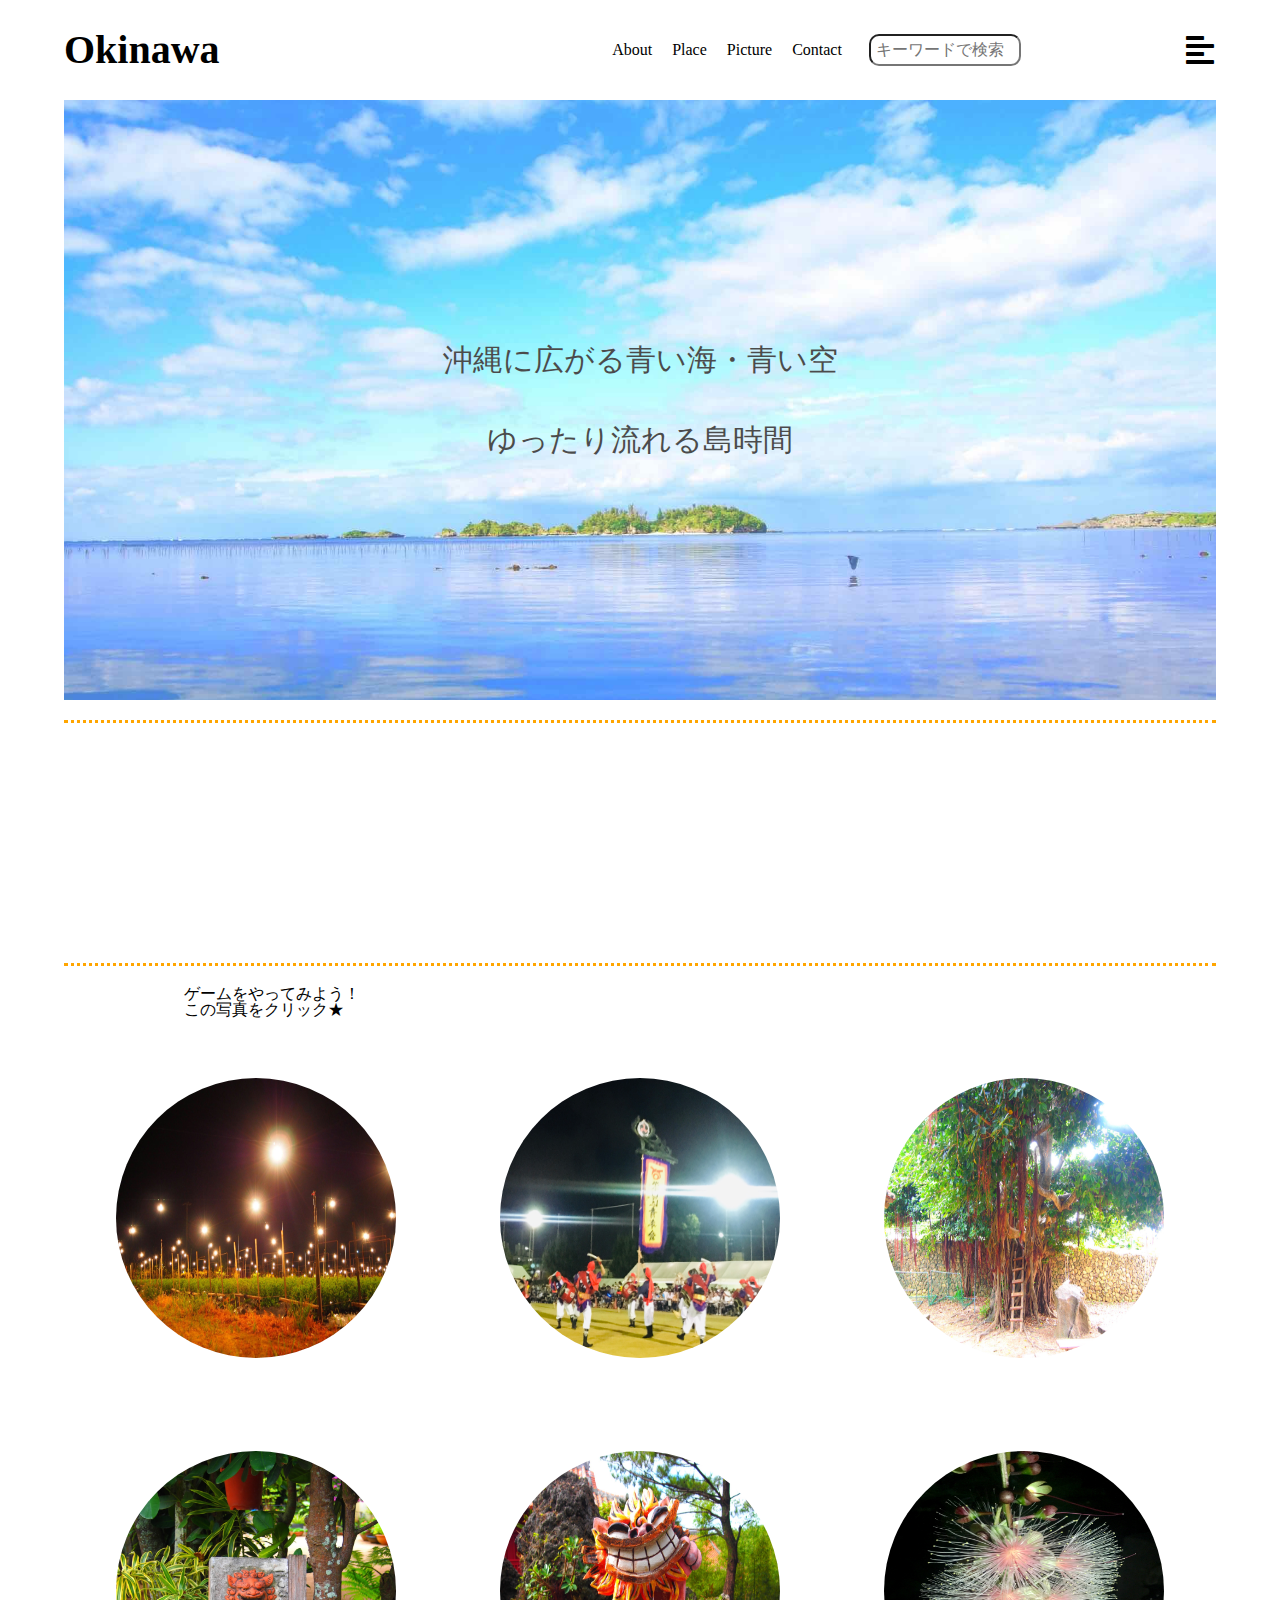
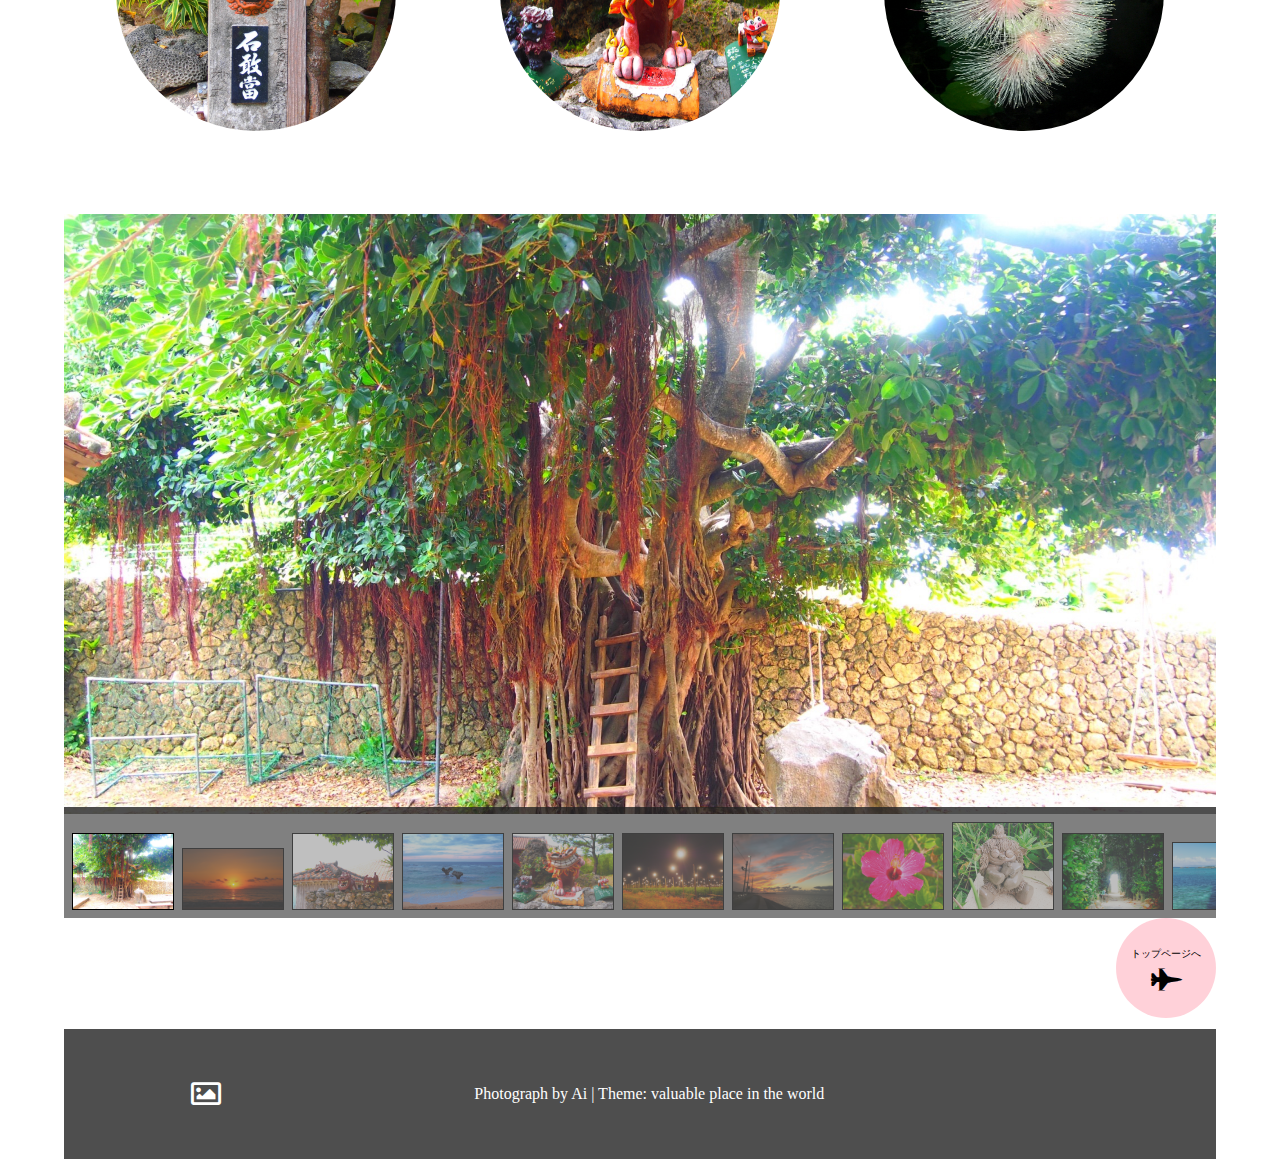
<file: index.html>
<!DOCTYPE html>
<html lang="ja">

<head>
    <meta charset="UTF-8">
    <meta name="viewport" content="width=device-width, initial-scale=1.0">
    <meta http-equiv="X-UA-Compatible" content="ie=edge">
    <link rel="stylesheet" href="css/reset.css  ">
    <link href="https://use.fontawesome.com/releases/v5.6.1/css/all.css" rel="stylesheet">
    <!-- 1 ライブラリ本体の読み込み-->
    <link rel="stylesheet" href="./Camera-master/css/camera.css">
    <!-- 自分の読み込み -->
    <link rel="stylesheet" href="./css/okinawa.css">
    <title>Okinawa</title>
</head>

<body>
    <div class="container">
        <header id="header">
            <h1 class="title">Okinawa</h1>
            <nav>
                <ul class="menu">
                    <li>About</li>
                    <li><a href="./hokkaido.html">Place</a></li>
                    <li><a href="#pic">Picture</a></li>
                    <li>Contact</li>
                </ul>
            </nav>

            <input type="text" class="focus" placeholder="キーワードで検索">

            <!-- ①アイコン -->
            <i class="fas fa-align-left fa-2x main-icon"></i>
            <ul class="menu-box">
                <li>About</li>
                <li><a href="./hokkaido.html">Place</a></li>
                <li><a href="#pic">Picture</a></li>
                <li>Contact</li>
            </ul>
        </header>



        <main id="mainImg">
            <div class="plist">
                <p class="p1">沖縄に広がる青い海・青い空</p>
                <p class="p2">豊かな自然と満天の星空</p>
                <p class="p3">ゆったり流れる島時間</p>
            </div>
        </main>

        <div class="sub-text">
            <p class="opacity0">沖縄県は日本で最も南に位置する県で、160の島々で構成されています。<br> 1429年から1879年の450年間、沖縄は琉球王国という一つの国だった為、
                <br> 沖縄でしか味わえない独特な雰囲気と文化があります。
                <br> また、日本に駐留する米軍兵士の約75％が、沖縄県の施設に配属されていいる為、
                <br> 北谷町などアメリカの雰囲気を味わえるのも魅力の一つです。
                <br> 沖縄県の島々は、世界で最も豊かなサンゴ礁と美しい海に囲まれています。
                <br> 有名な生産品はサトウキビ、パイナップル、パパイヤ等の南国フルーツを始め
                <br> タイ米でできた泡盛やアグー豚などがあります。
            </p>
        </div>


        <div class="text">ゲームをやってみよう！<br>この写真をクリック★</div>
        <section>
            <ul class="box-grp">
                <li class="box">
                    <a href="densyougiku.html">
                        <img src="img/okinawa/IMG_0008.JPG" alt="" class="active">
                    </a>
                    <div class="box-text">
                        <h4>電照菊</h4>
                        <p>人工的に光をあてることにより、<br> 花芽の形成と開花時期を遅らせる栽培方法。
                            <br> 沖縄では11月～3月頃が
                            <br> 最も盛んとなる時期。
                            <br> 暖かい豆電球に光はとても綺麗で
                            <br> 夜のイルミネーションの一つです。
                        </p>
                    </div>
                </li>



                <li class="box">
                    <img src="img/okinawa/IMG_9077.jpg" alt="">
                    <div class="box-text">
                        <h4>エイサー</h4>
                        <p>青年会達が旧盆の夜に地域内を太鼓を持ち、<br> 踊りながら練り歩く伝統芸能。
                            <br> 祖先崇拝の強い沖縄では、
                            <br> お盆はとても大切な行事となります。
                            <br> 締め太鼓や地方(じかた)、
                            <br> チョンダラーなど役割によって名前がある。
                        </p>
                    </div>
                </li>



                <li class="box">
                    <img src="img/okinawa/IMG_0718.JPG" alt="">
                    <div class="box-text">
                        <h4>ガジュマル</h4>
                        <p>枝から地面へと根っこを下す、<br> 生命力の強いガジュマルは
                            <br> 沖縄を象徴とする木である。
                            <br> 幸せを呼びこむとも言われている。
                            <br> 木にはキジムナーと言う
                            <br> 火の精霊が宿っていて、
                            <br> その姿は「赤い髪をした小柄な少年」
                        </p>
                    </div>
                </li>



                <li class="box">
                    <img src="img/okinawa/IMG_0132.JPG" alt="">
                    <div class="box-text">
                        <h4>石敢富</h4>
                        <p>いしがんとうと読み、<br> 沖縄で古くから信じられている
                            <br> 魔物＝マジムン
                            <br> の魔除けの役割を果たす石碑。
                            <br> マジムンは直線方向にしか道を進めず、
                            <br> 曲がることができません。
                            <br> そのためT字路やY字路にぶつかると
                            <br> そのまま家に入ってきてしまうので、
                            <br> それを防ぐのが石敢當です。
                        </p>
                    </div>
                </li>



                <li class="box">
                    <img src="img/okinawa/IMG_0224.JPG" alt="">
                    <div class="box-text">
                        <h4>シーサー</h4>
                        <p>沖縄の多くの屋根や<br> 入り口に見ることができる
                            <br> シーサーは、主に家の
                            <br> 守り神・魔除けの役目をはたしている。
                            <br> もともと火にまつわる災いから
                            <br> 守ってくれる守護神だったシーサーは、
                            <br> 悪い邪気から身を守る役目として
                            <br> 自然と沖縄の人々の
                            <br> 生活の定着している。
                        </p>
                    </div>
                </li>



                <li class="box">
                    <img src="img/okinawa/IMG_8880.jpg" alt="">
                    <div class="box-text">
                        <h4>サガリバナ</h4>
                        <p>たった一夜だけ咲き、<br> 美しい花を咲かせて、
                            <br> 夜明けとともに散ってしまう
                            <br> 幻の花「サガリバナ」。
                            <br> 夏の風物詩で開花時期は
                            <br> 6月後半から真夏ごろまでで、
                            <br> その幻想的な花からは
                            <br> 甘い匂いの香りがします。
                            <br> ぜひ一度は見て欲しい花です。
                        </p>
                    </div>
                </li>
            </ul>

        </section>


        <!-- 写真スライドショーライブラリcamera-master -->
        <div class="big-container" id="pic">
            <div class="fluid_container">
                <div class="camera_wrap camera_emboss pattern_1" id="camera_wrap_4">
                    <div data-thumb="img/okinawa/IMG_0718.JPG" data-src="img/okinawa/IMG_0718.JPG"></div>
                    <div data-thumb="img/okinawa/IMG_0983.JPG" data-src="img/okinawa/IMG_0983.JPG"></div>
                    <div data-thumb="img/okinawa/IMG_1090.JPG" data-src="img/okinawa/IMG_1090.JPG"></div>
                    <div data-thumb="img/okinawa/IMG_0208.JPG" data-src="img/okinawa/IMG_0208.JPG"></div>
                    <div data-thumb="img/okinawa/IMG_0224.JPG" data-src="img/okinawa/IMG_0224.JPG"></div>
                    <div data-thumb="img/okinawa/IMG_0008.JPG" data-src="img/okinawa/IMG_0008.JPG"></div>
                    <div data-thumb="img/okinawa/IMG_0229.JPG" data-src="img/okinawa/IMG_0229.JPG"></div>
                    <div data-thumb="img/okinawa/IMG_0272.JPG" data-src="img/okinawa/IMG_0272.JPG"></div>
                    <div data-thumb="img/okinawa/IMG_9625.JPG" data-src="img/okinawa/IMG_9625.JPG"></div>
                    <div data-thumb="img/okinawa/IMG_1180.JPG" data-src="img/okinawa/IMG_1180.JPG"></div>
                    <div data-thumb="img/okinawa/IMG_1607.JPG" data-src="img/okinawa/IMG_1607.JPG"></div>
                    <div data-thumb="img/okinawa/IMG_1715.JPG" data-src="img/okinawa/IMG_1715.JPG"></div>
                </div>
            </div>
        </div>




        <div class="scrollTop top-btn">
            <p>トップページへ</p>
            <i class="fas fa-fighter-jet tbtn-icon"></i>
        </div>

        <footer>
            <div class="footer-box">
                <a href="#pic"><i class="far fa-image footer-icon"></i></a>
                <div class="footer-text">
                    Photograph by Ai | Theme: valuable place in the world
                </div>
            </div>
        </footer>

    </div>

    <!-- 1   jQueryの読み込み  -->
    <script src="./Camera-master/scripts/jquery.min.js"></script>
    <!-- 2    ライブラリ本体の読み込み -->
    <script src="./Camera-master/scripts/camera.min.js"></script>
    <script src="./Camera-master/scripts/jquery.easing.1.3.js"></script>
    <script src="./Camera-master/scripts/jquery.mobile.customized.min.js"></script>


    <script src="js/okinawa.js"></script>
</body>

</html>
</file>
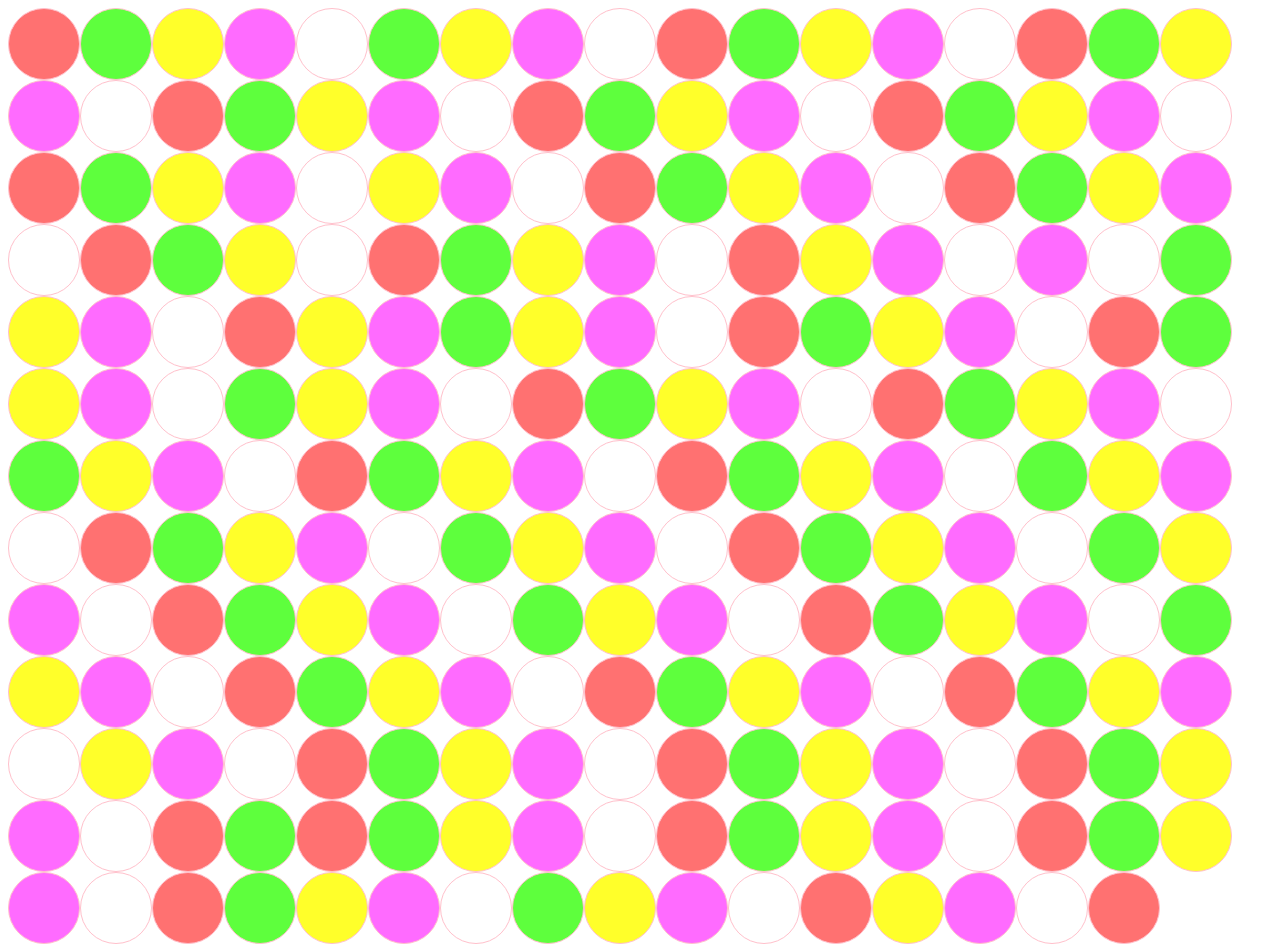
<file: aya.html>
<!DOCTYPE html>
<html lang="en">
<head>
	<meta charset="UTF-8">
	<meta name="viewport" content="width=device-width, initial-scale=1.0">
	<meta http-equiv="X-UA-Compatible" content="ie=edge">
	<title>home</title>
	<link rel="stylesheet" href="aya.css">
</head>
<body>
	<div class="anime red"></div>
	<div class="anime green"></div>
	<div class="anime yellow"></div>
	<div class="anime purple"></div>
	<div class="anime white"></div>
	<div class="anime green"></div>
	<div class="anime yellow"></div>
	<div class="anime purple"></div>
	<div class="anime white"></div>
	<div class="anime red"></div>
	<div class="anime green"></div>
	<div class="anime yellow"></div>
	<div class="anime purple"></div>
	<div class="anime white"></div>
	<div class="anime red"></div>
	<div class="anime green"></div>
	<div class="anime yellow"></div>
	<div class="anime purple"></div>
	<div class="anime white"></div>
	<div class="anime red"></div>
	<div class="anime green"></div>
	<div class="anime yellow"></div>
	<div class="anime purple"></div>
	<div class="anime white"></div>
	<div class="anime red"></div>
	<div class="anime green"></div>
	<div class="anime yellow"></div>
	<div class="anime purple"></div>
	<div class="anime white"></div>
	<div class="anime red"></div>
	<div class="anime green"></div>
	<div class="anime yellow"></div>
	<div class="anime purple"></div>
	<div class="anime white"></div>
	<div class="anime red"></div>
	<div class="anime green"></div>
	<div class="anime yellow"></div>
	<div class="anime purple"></div>
	<div class="anime white"></div>
	<div class="anime yellow"></div>
	<div class="anime purple"></div>
	<div class="anime white"></div>
	<div class="anime red"></div>
	<div class="anime green"></div>
	<div class="anime yellow"></div>
	<div class="anime purple"></div>
	<div class="anime white"></div>
	<div class="anime red"></div>
	<div class="anime green"></div>
	<div class="anime yellow"></div>
	<div class="anime purple"></div>
	<div class="anime white"></div>
	<div class="anime red"></div>
	<div class="anime green"></div>
	<div class="anime yellow"></div>
	<div class="anime white"></div>
	<div class="anime red"></div>
	<div class="anime green"></div>
	<div class="anime yellow"></div>
	<div class="anime purple"></div>
	<div class="anime white"></div>
	<div class="anime red"></div>
	<div class="anime yellow"></div>
	<div class="anime purple"></div>
	<div class="anime white"></div>
	<div class="anime purple"></div>
	<div class="anime white"></div>
	<div class="anime green"></div>
	<div class="anime yellow"></div>
	<div class="anime purple"></div>
	<div class="anime white"></div>
	<div class="anime red"></div>
	<div class="anime yellow"></div>
	<div class="anime purple"></div>
	<div class="anime green"></div>
	<div class="anime yellow"></div>
	<div class="anime purple"></div>
	<div class="anime white"></div>
	<div class="anime red"></div>
	<div class="anime green"></div>
	<div class="anime yellow"></div>
	<div class="anime purple"></div>
	<div class="anime white"></div>
	<div class="anime red"></div>
	<div class="anime green"></div>
	<div class="anime yellow"></div>
	<div class="anime purple"></div>
	<div class="anime white"></div>
	<div class="anime green"></div>
	<div class="anime yellow"></div>
	<div class="anime purple"></div>
	<div class="anime white"></div>
	<div class="anime red"></div>
	<div class="anime green"></div>
	<div class="anime yellow"></div>
	<div class="anime purple"></div>
	<div class="anime white"></div>
	<div class="anime red"></div>
	<div class="anime green"></div>
	<div class="anime yellow"></div>
	<div class="anime purple"></div>
	<div class="anime white"></div>
	<div class="anime green"></div>
	<div class="anime yellow"></div>
	<div class="anime purple"></div>
	<div class="anime white"></div>
	<div class="anime red"></div>
	<div class="anime green"></div>
	<div class="anime yellow"></div>
	<div class="anime purple"></div>
	<div class="anime white"></div>
	<div class="anime red"></div>
	<div class="anime green"></div>
	<div class="anime yellow"></div>
	<div class="anime purple"></div>
	<div class="anime white"></div>
	<div class="anime green"></div>
	<div class="anime yellow"></div>
	<div class="anime purple"></div>
	<div class="anime white"></div>
	<div class="anime red"></div>
	<div class="anime green"></div>
	<div class="anime yellow"></div>
	<div class="anime purple"></div>
	<div class="anime white"></div>
	<div class="anime green"></div>
	<div class="anime yellow"></div>
	<div class="anime purple"></div>
	<div class="anime white"></div>
	<div class="anime red"></div>
	<div class="anime green"></div>
	<div class="anime yellow"></div>
	<div class="anime purple"></div>
	<div class="anime white"></div>
	<div class="anime green"></div>
	<div class="anime yellow"></div>
	<div class="anime purple"></div>
	<div class="anime white"></div>
	<div class="anime red"></div>
	<div class="anime green"></div>
	<div class="anime yellow"></div>
	<div class="anime purple"></div>
	<div class="anime white"></div>
	<div class="anime green"></div>
	<div class="anime yellow"></div>
	<div class="anime purple"></div>
	<div class="anime white"></div>
	<div class="anime red"></div>
	<div class="anime green"></div>
	<div class="anime yellow"></div>
	<div class="anime purple"></div>
	<div class="anime white"></div>
	<div class="anime green"></div>
	<div class="anime yellow"></div>
	<div class="anime purple"></div>
	<div class="anime white"></div>
	<div class="anime red"></div>
	<div class="anime green"></div>
	<div class="anime yellow"></div>
	<div class="anime purple"></div>
	<div class="anime white"></div>
	<div class="anime red"></div>
	<div class="anime green"></div>
	<div class="anime yellow"></div>
	<div class="anime purple"></div>
	<div class="anime white"></div>
	<div class="anime red"></div>
	<div class="anime green"></div>
	<div class="anime yellow"></div>
	<div class="anime purple"></div>
	<div class="anime white"></div>
	<div class="anime yellow"></div>
	<div class="anime purple"></div>
	<div class="anime white"></div>
	<div class="anime red"></div>
	<div class="anime green"></div>
	<div class="anime yellow"></div>
	<div class="anime purple"></div>
	<div class="anime white"></div>
	<div class="anime red"></div>
	<div class="anime green"></div>
	<div class="anime yellow"></div>
	<div class="anime purple"></div>
	<div class="anime white"></div>
	<div class="anime red"></div>
	<div class="anime green"></div>
	<div class="anime yellow"></div>
	<div class="anime purple"></div>
	<div class="anime white"></div>
	<div class="anime red"></div>
	<div class="anime green"></div>
	<div class="anime red"></div>
	<div class="anime green"></div>
	<div class="anime yellow"></div>
	<div class="anime purple"></div>
	<div class="anime white"></div>
	<div class="anime red"></div>
	<div class="anime green"></div>
	<div class="anime yellow"></div>
	<div class="anime purple"></div>
	<div class="anime white"></div>
	<div class="anime red"></div>
	<div class="anime green"></div>
	<div class="anime yellow"></div>
	<div class="anime purple"></div>
	<div class="anime white"></div>
	<div class="anime red"></div>
	<div class="anime green"></div>
	<div class="anime yellow"></div>
	<div class="anime purple"></div>
	<div class="anime white"></div>
	<div class="anime green"></div>
	<div class="anime yellow"></div>
	<div class="anime purple"></div>
	<div class="anime white"></div>
	<div class="anime red"></div>
	<div class="anime yellow"></div>
	<div class="anime purple"></div>
	<div class="anime white"></div>
	<div class="anime red"></div>
<header></header>
<main></main>
</body>
</html>
</file>
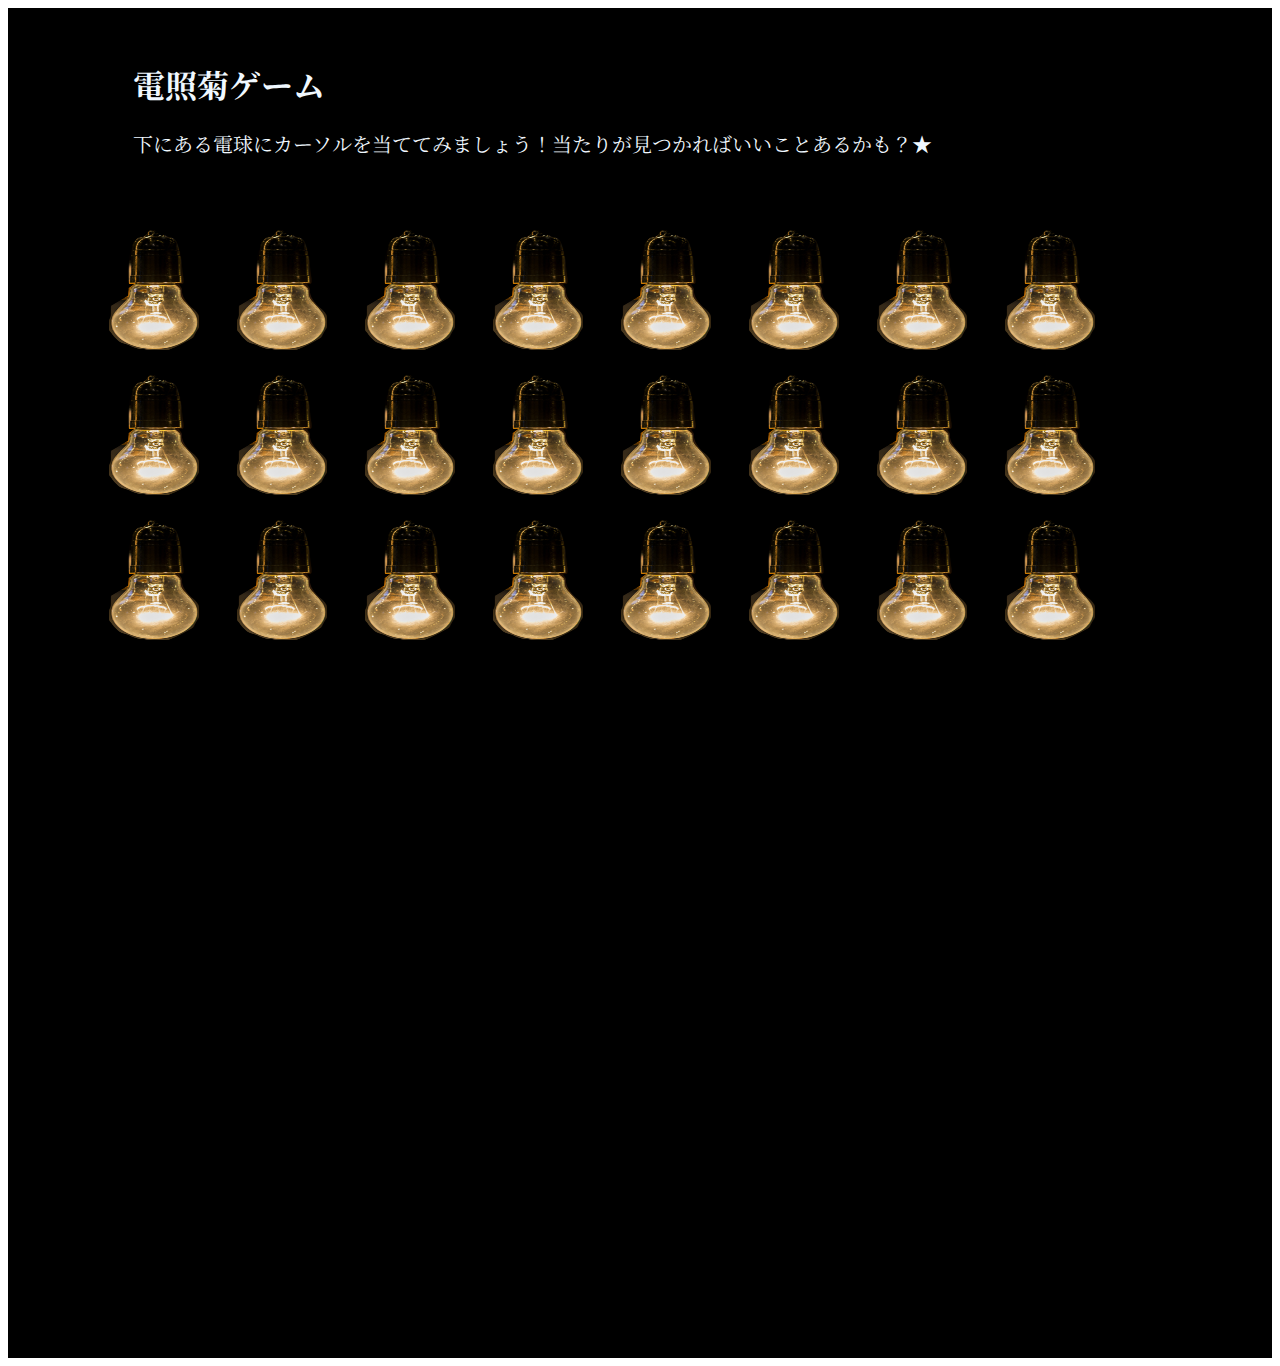
<file: densyougiku.html>
<!DOCTYPE html>
<html lang="ja">

<head>
    <meta charset="UTF-8">
    <meta name="viewport" content="width=device-width, initial-scale=1.0">
    <meta http-equiv="X-UA-Compatible" content="ie=edge">
    <title>電照菊</title>
    <link href="https://fonts.googleapis.com/css?family=Noto+Serif+JP&display=swap" rel="stylesheet">
    <link rel="stylesheet" href="css/densyougiku.css">
</head>

<body>
    <div class="container">

        <div class="title">
            <h1>電照菊ゲーム</h1>
            <p>下にある電球にカーソルを当ててみましょう！当たりが見つかればいいことあるかも？★</p>
        </div>

        <main class="light-list">
            <li class="light">
                <img src="img/okinawa/denkyu.png" alt="電球">
            </li>
            <li class="light">
                <img src="img/okinawa/denkyu.png" alt="電球">
            </li>
            <li class="light">
                <img src="img/okinawa/denkyu.png" alt="電球">
            </li>
            <li class="light">
                <img src="img/okinawa/denkyu.png" alt="電球">
            </li>
            <li class="light">
                <img src="img/okinawa/denkyu.png" alt="電球">
            </li>
            <li class="light">
                <img src="img/okinawa/denkyu.png" alt="電球">
            </li>
            <li class="light">
                <img src="img/okinawa/denkyu.png" alt="電球">
            </li>
            <li class="light">
                <img src="img/okinawa/denkyu.png" alt="電球">
            </li>
            <li class="light">
                <img src="img/okinawa/denkyu.png" alt="電球">
            </li>
            <li class="light">
                <img src="img/okinawa/denkyu.png" alt="電球">
            </li>
            <li class="light">
                <img src="img/okinawa/denkyu.png" alt="電球">
            </li>
            <li class="light">
                <img src="img/okinawa/denkyu.png" alt="電球">
            </li>
            <li class="light">
                <img src="img/okinawa/denkyu.png" alt="電球">
            </li>
            <li class="light">
                <img src="img/okinawa/denkyu.png" alt="電球">
            </li>
            <li class="light">
                <img src="img/okinawa/denkyu.png" alt="電球">
            </li>
            <li class="light">
                <img src="img/okinawa/denkyu.png" alt="電球">
            </li>
            <li class="light">
                <img src="img/okinawa/denkyu.png" alt="電球">
            </li>
            <li class="light">
                <img src="img/okinawa/denkyu.png" alt="電球">
            </li>
            <li class="light">
                <img src="img/okinawa/denkyu.png" alt="電球">
            </li>
            <li class="light">
                <img src="img/okinawa/denkyu.png" alt="電球">
            </li>
            <li class="light">
                <img src="img/okinawa/denkyu.png" alt="電球">
            </li>
            <li class="light">
                <img src="img/okinawa/denkyu.png" alt="電球">
            </li>
            <li class="light">
                <img src="img/okinawa/denkyu.png" alt="電球">
            </li>
            <li class="light">
                <img src="img/okinawa/denkyu.png" alt="電球">
            </li>

        </main>
    </div>
    <script src="https://ajax.googleapis.com/ajax/libs/jquery/3.4.1/jquery.min.js"></script>
    <script src="js/densyougiku.js"></script>
</body>

</html>
</file>
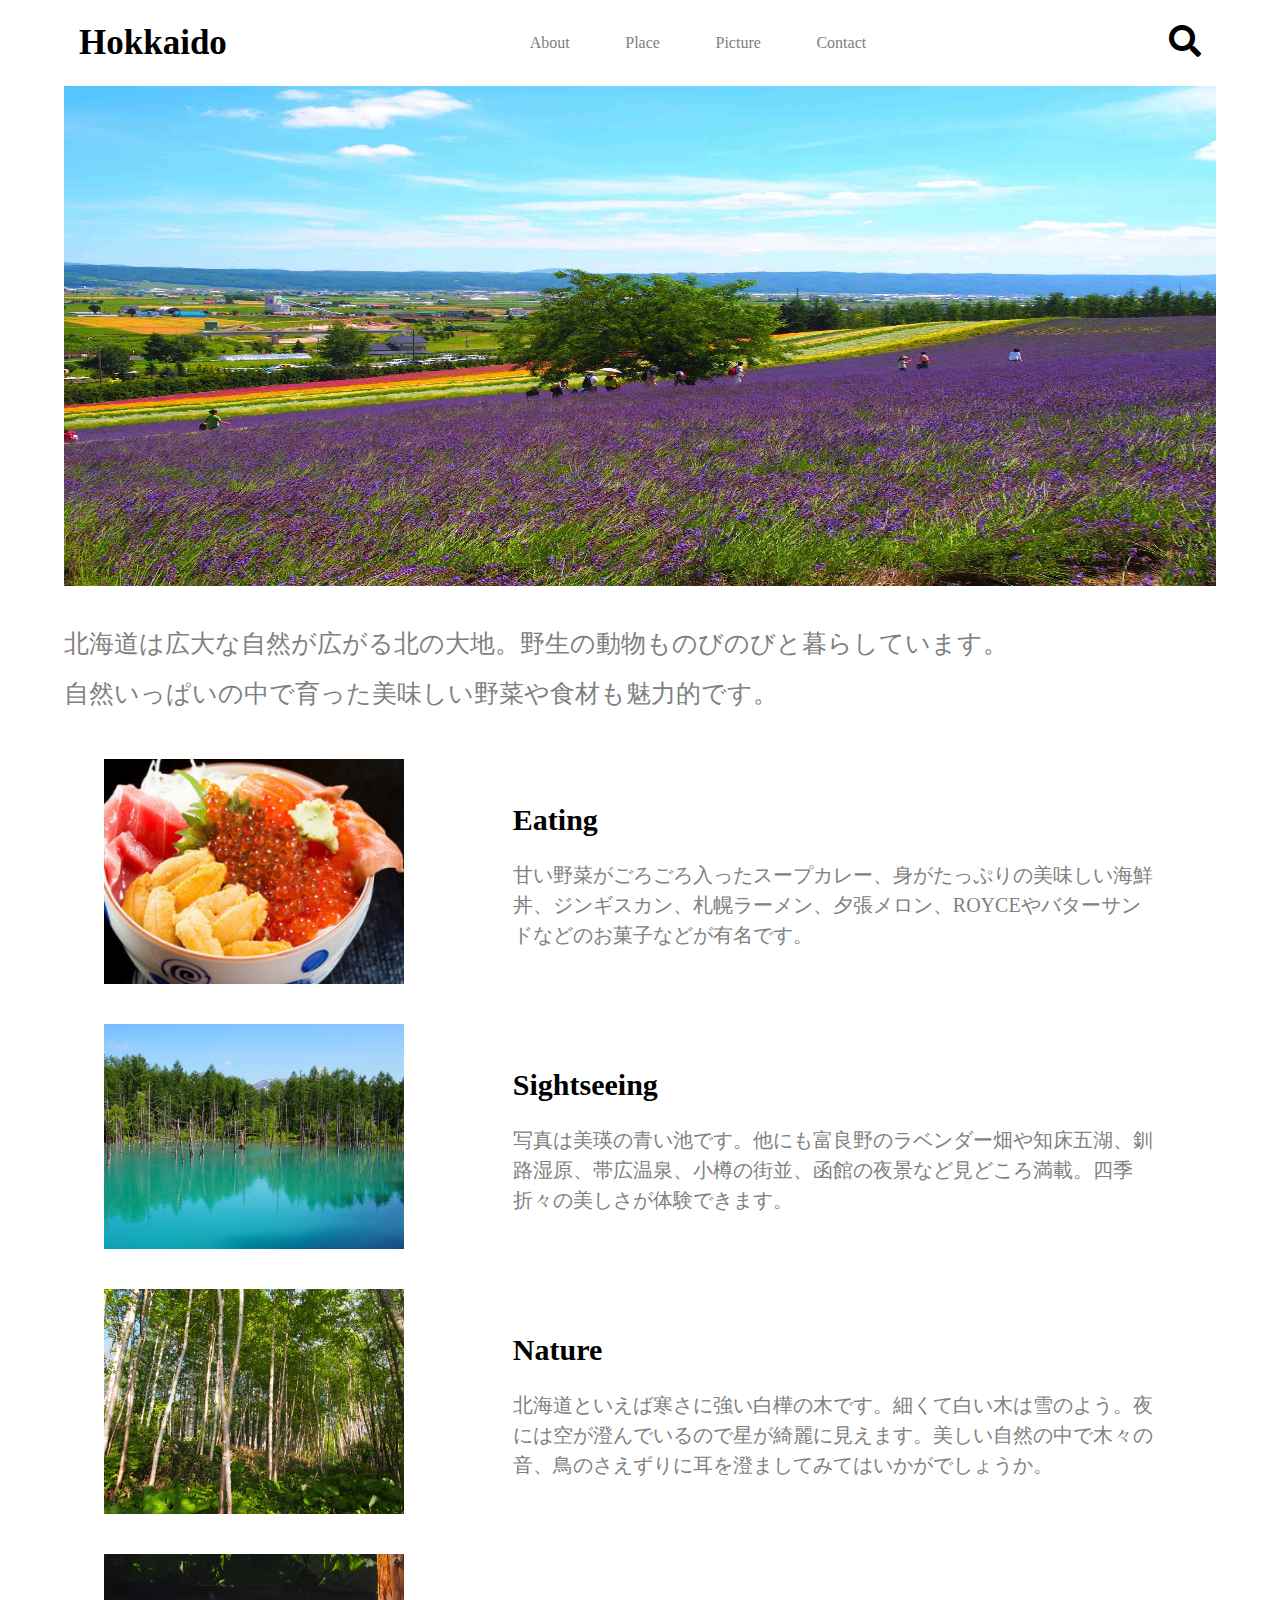
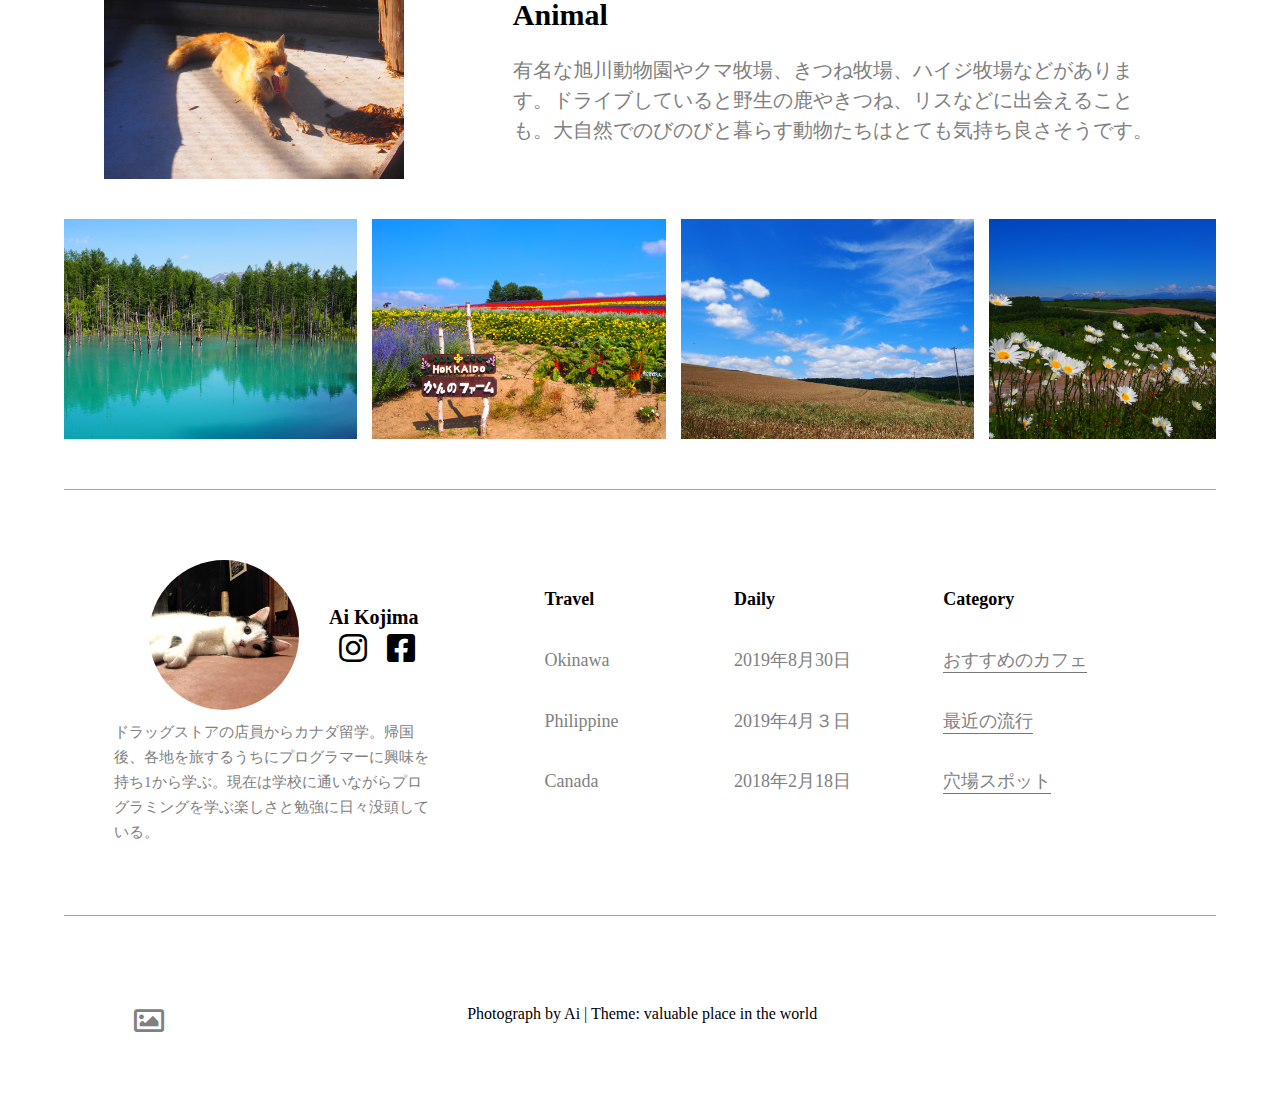
<file: hokkaido.html>
<!DOCTYPE html>
<html lang="ja">

<head>
    <meta charset="UTF-8">
    <meta name="viewport" content="width=device-width, initial-scale=1.0">
    <meta http-equiv="X-UA-Compatible" content="ie=edge">
    <link rel="stylesheet" href="https://use.fontawesome.com/releases/v5.6.1/css/all.css" rel="stylesheet">
    <link rel="stylesheet" href="./css/reset.css">
    <link rel="stylesheet" href="./css/hokkaido.css">
    <title>Hokkaido</title>
</head>

<body>
    <header>
        <div class="title">
            <h1>Hokkaido</h1>
        </div>
        <nav>
            <ul>
                <li>About</li>
                <li>Place</li>
                    <li><a href="#pic">Picture</a></li>
                <li>Contact</li>
            </ul>
        </nav>
        <i class="fas fa-search fa-2x"></i>
    </header>



    <main>
        <img src="img/hokkaido/hokkaiPic.jpg" alt="">
        <p>北海道は広大な自然が広がる北の大地。野生の動物ものびのびと暮らしています。<br> 自然いっぱいの中で育った美味しい野菜や食材も魅力的です。
        </p>
    </main>

    <section>
        <div class="box">
            <img src="img/hokkaido/IMG_1637.JPG" alt="">
            <div class="box-right">
                <h2 class="zoomIn1">Eating</h2>
                <p>甘い野菜がごろごろ入ったスープカレー、身がたっぷりの美味しい海鮮丼、ジンギスカン、札幌ラーメン、夕張メロン、ROYCEやバターサンドなどのお菓子などが有名です。</p>
            </div>
        </div>

        <div class="box">
            <img src="img/hokkaido/IMG_0136.JPG" alt="">
            <div class="box-right">
                <h2 class="zoomIn2">Sightseeing</h2>
                <p>写真は美瑛の青い池です。他にも富良野のラベンダー畑や知床五湖、釧路湿原、帯広温泉、小樽の街並、函館の夜景など見どころ満載。四季折々の美しさが体験できます。</p>
            </div>
        </div>

        <div class="box">
            <img src="img/hokkaido/IMG_1055.JPG" alt="">
            <div class="box-right">
                <h2 class="zoomIn3">Nature</h2>
                <p>北海道といえば寒さに強い白樺の木です。細くて白い木は雪のよう。夜には空が澄んでいるので星が綺麗に見えます。美しい自然の中で木々の音、鳥のさえずりに耳を澄ましてみてはいかがでしょうか。</p>
            </div>
        </div>

        <div class="box">
            <img src="img/hokkaido/IMG_0951.JPG" alt="">
            <div class="box-right">
                <h2 class="zoomIn4">Animal</h2>
                <p>有名な旭川動物園やクマ牧場、きつね牧場、ハイジ牧場などがあります。ドライブしていると野生の鹿やきつね、リスなどに出会えることも。大自然でのびのびと暮らす動物たちはとても気持ち良さそうです。</p>
            </div>
        </div>
    </section>

        <div class="picture" id="pic">
            <img src="img/hokkaido/IMG_0136.JPG" alt="">
            <img src="img/hokkaido/IMG_0142.JPG" alt="">
            <img src="img/hokkaido/IMG_0253.JPG" alt="">
            <img src="img/hokkaido/IMG_0357.JPG" alt="">
            <img src="img/hokkaido/IMG_0676.JPG" alt="">
            <img src="img/hokkaido/hokkaido.jpg" alt="">
            <img src="img/hokkaido/hokkaiPic.jpg" alt="">
            <img src="img/hokkaido/IMG_0951.JPG" alt="">
            <img src="img/hokkaido/IMG_1055.JPG" alt="">
            <img src="img/hokkaido/IMG_1080.JPG" alt="">
            <img src="img/hokkaido/IMG_1637.JPG" alt="">
            <img src="img/hokkaido/IMG_0135.JPG" alt="">
        </div>

    <section class="sec-footer">
        <div class="profile">
            <div class="prof-box">
                <img class="img-left" src="img/hokkaido/IMG_1596.JPG" alt="">
                <div class="img-right">
                    <h3 class="name">Ai Kojima</h3>
                    <div class="icon">
                        <a href="https://www.instagram.com/ai.kojima_0178/?hl=ja"><i
                                class="fab fa-instagram fa-2x"></i></a>
                        <a href="https://www.facebook.com/profile.php?id=100004394914416"><i
                                class="fab fa-facebook-square fa-2x"></i></a>
                    </div>
                </div>
            </div>
            <p>ドラッグストアの店員からカナダ留学。帰国後、各地を旅するうちにプログラマーに興味を持ち1から学ぶ。現在は学校に通いながらプログラミングを学ぶ楽しさと勉強に日々没頭している。</p>
        </div>

        <!-- aタグにしたらボーダーが文字幅になる -->
        <div class="travel">
            <h4>Travel</h4>
            <p><a>Okinawa</a></p>
            <p><a>Philippine</a></p>
            <p><a>Canada</a></p>
        </div>

        <div class="Daily">
            <h4>Daily</h4>
            <p><a>2019年8月30日</a></p>
            <p><a>2019年4月３日</a></p>
            <p><a>2018年2月18日</a></p>
        </div>

        <div class="other">
            <h4>Category</h4>
            <p><a>おすすめのカフェ</a></p>
            <p><a>最近の流行</a></p>
            <p><a>穴場スポット</a></p>
        </div>
    </section>

    <footer>
        <div class="footer-box">
            <div class="icon">
                <a href="#pic"><i class="far fa-image"></i></a>
            </div>
            <div class="footer-text">
                Photograph by Ai | Theme: valuable place in the world
            </div>
        </div>
    </footer>

</body>

</html>
</file>
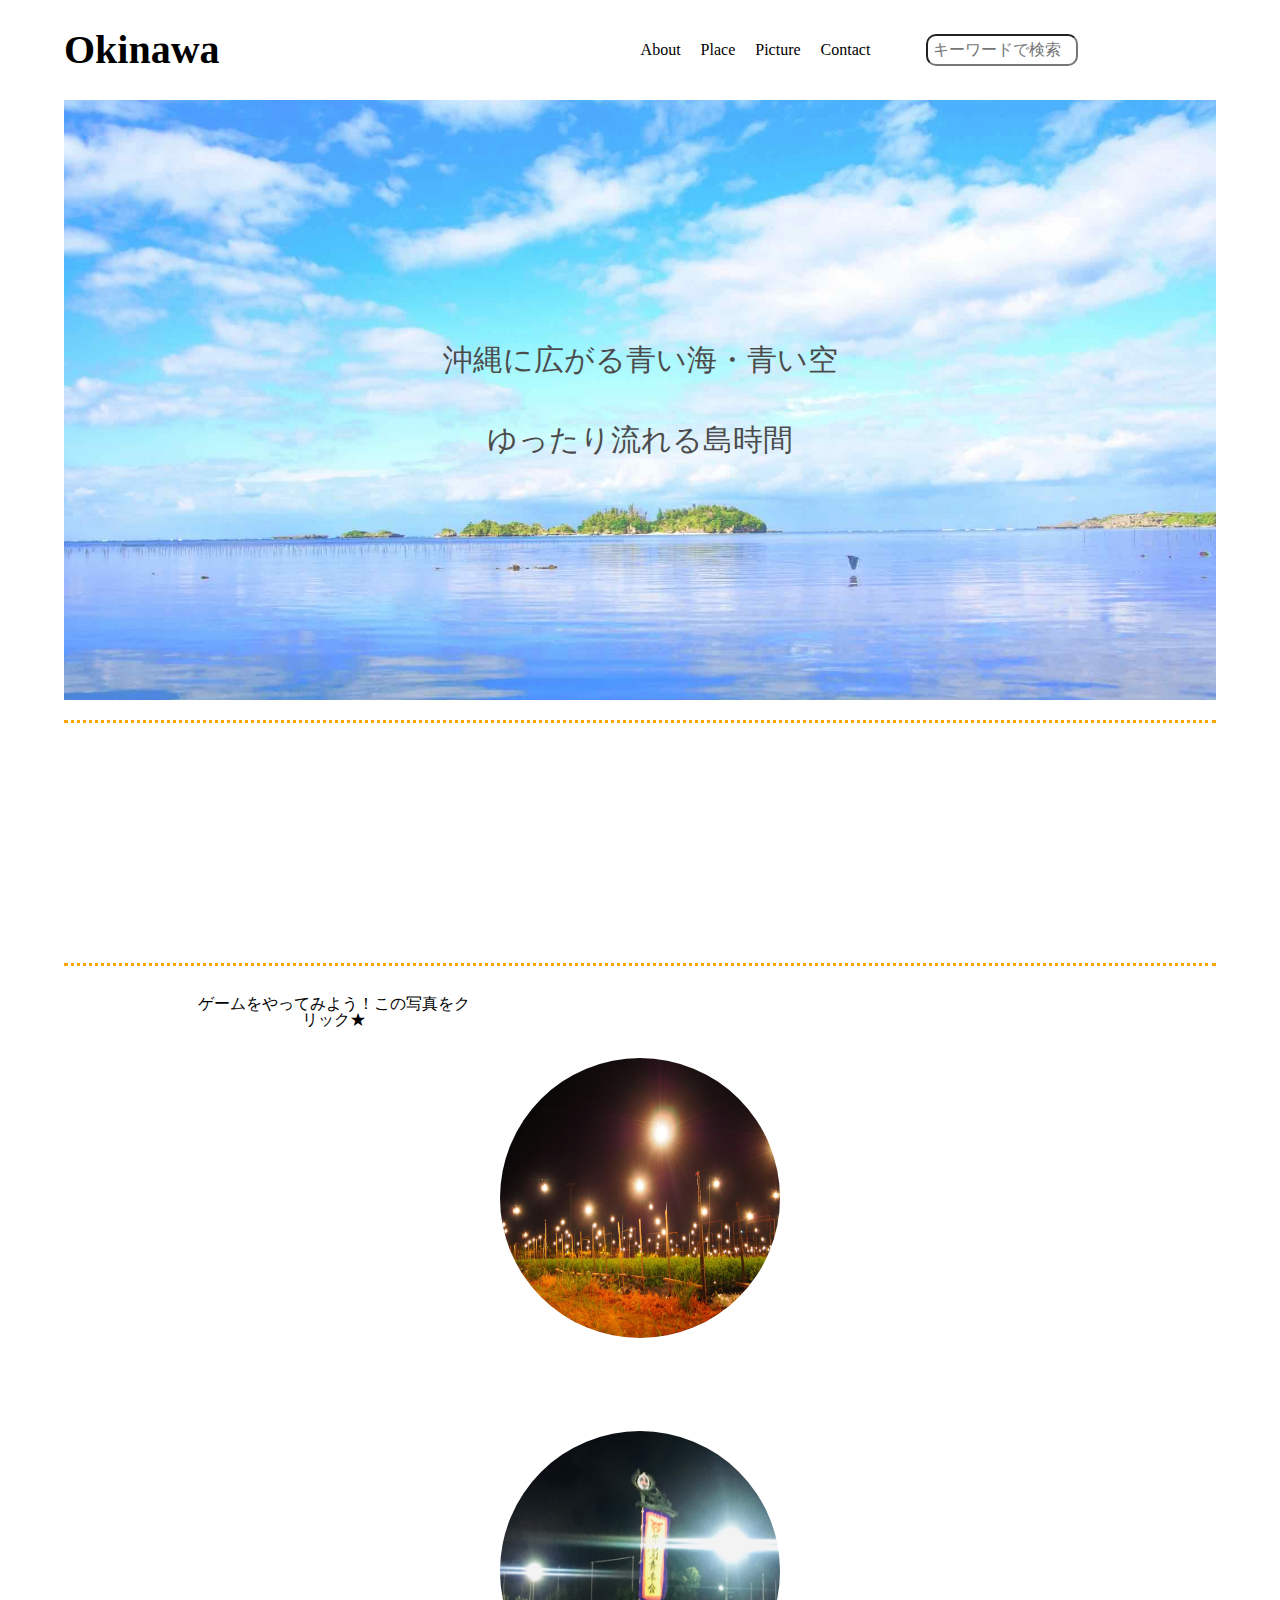
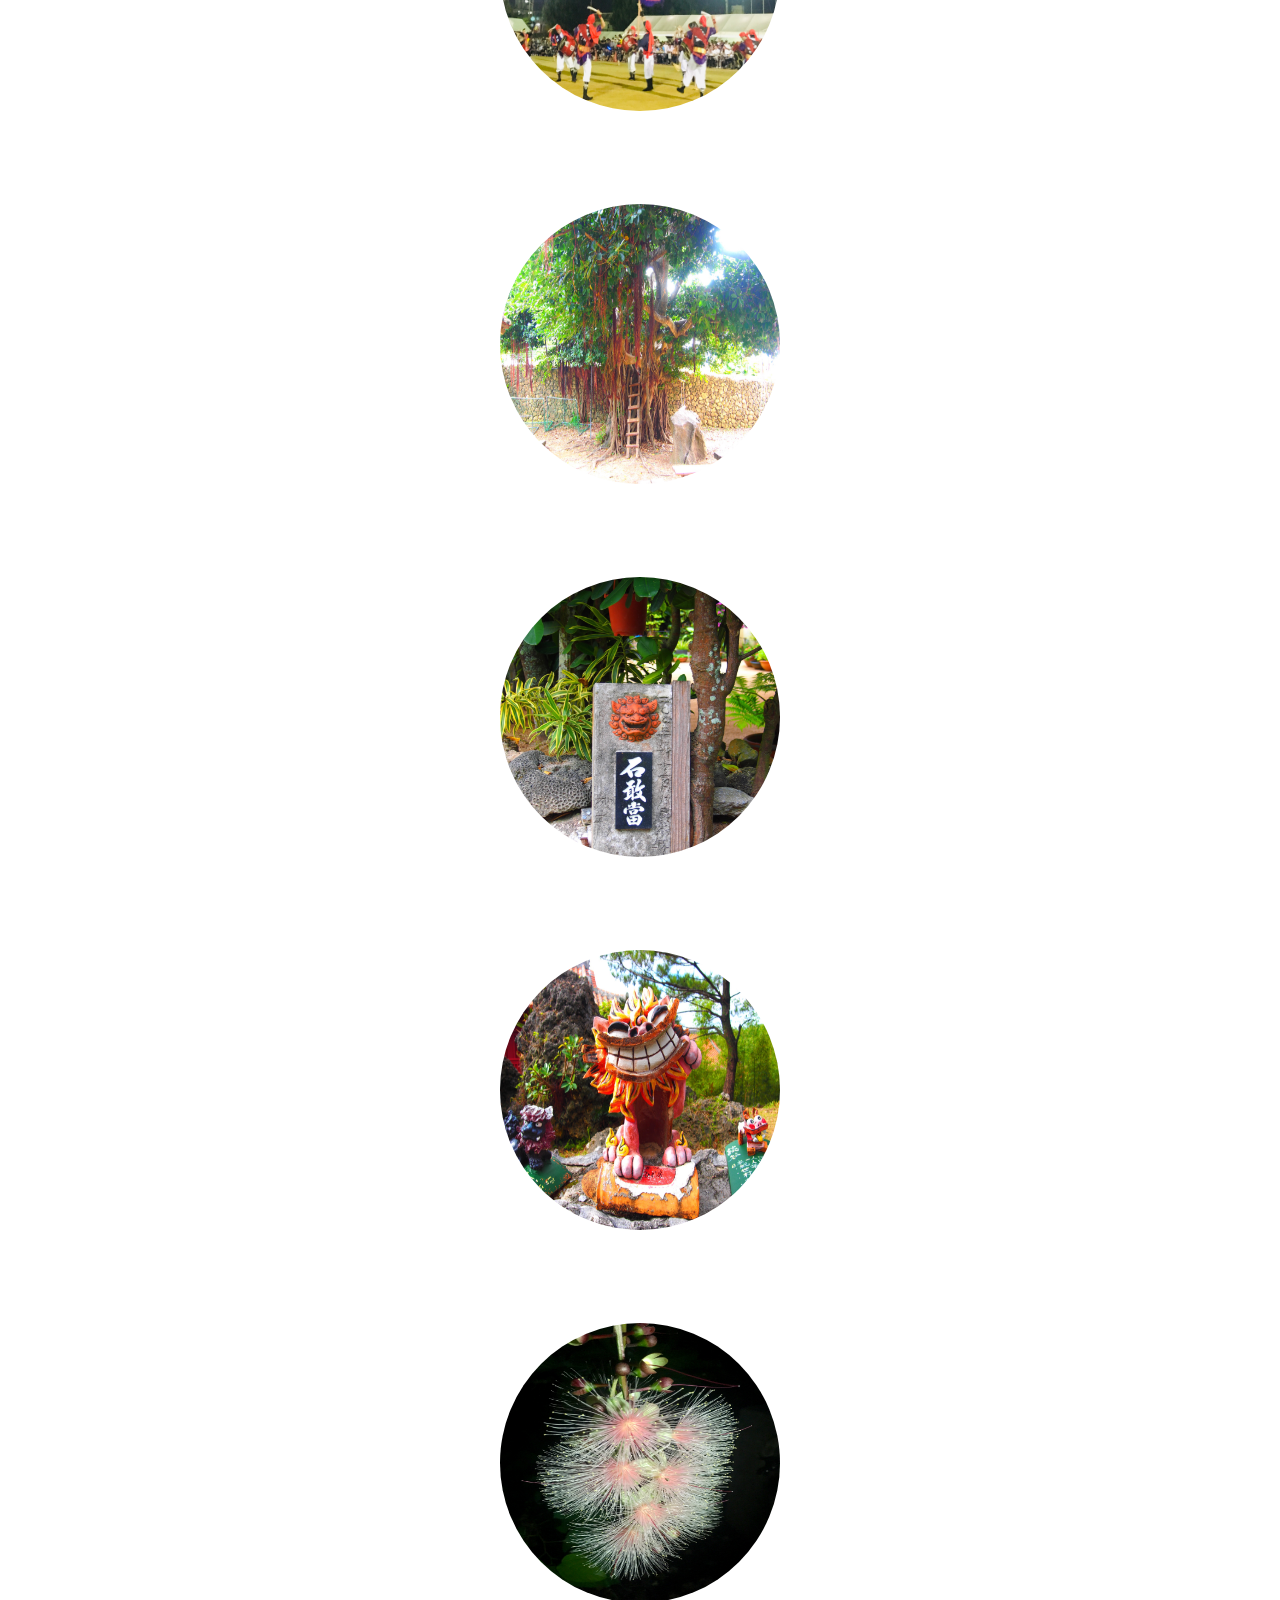
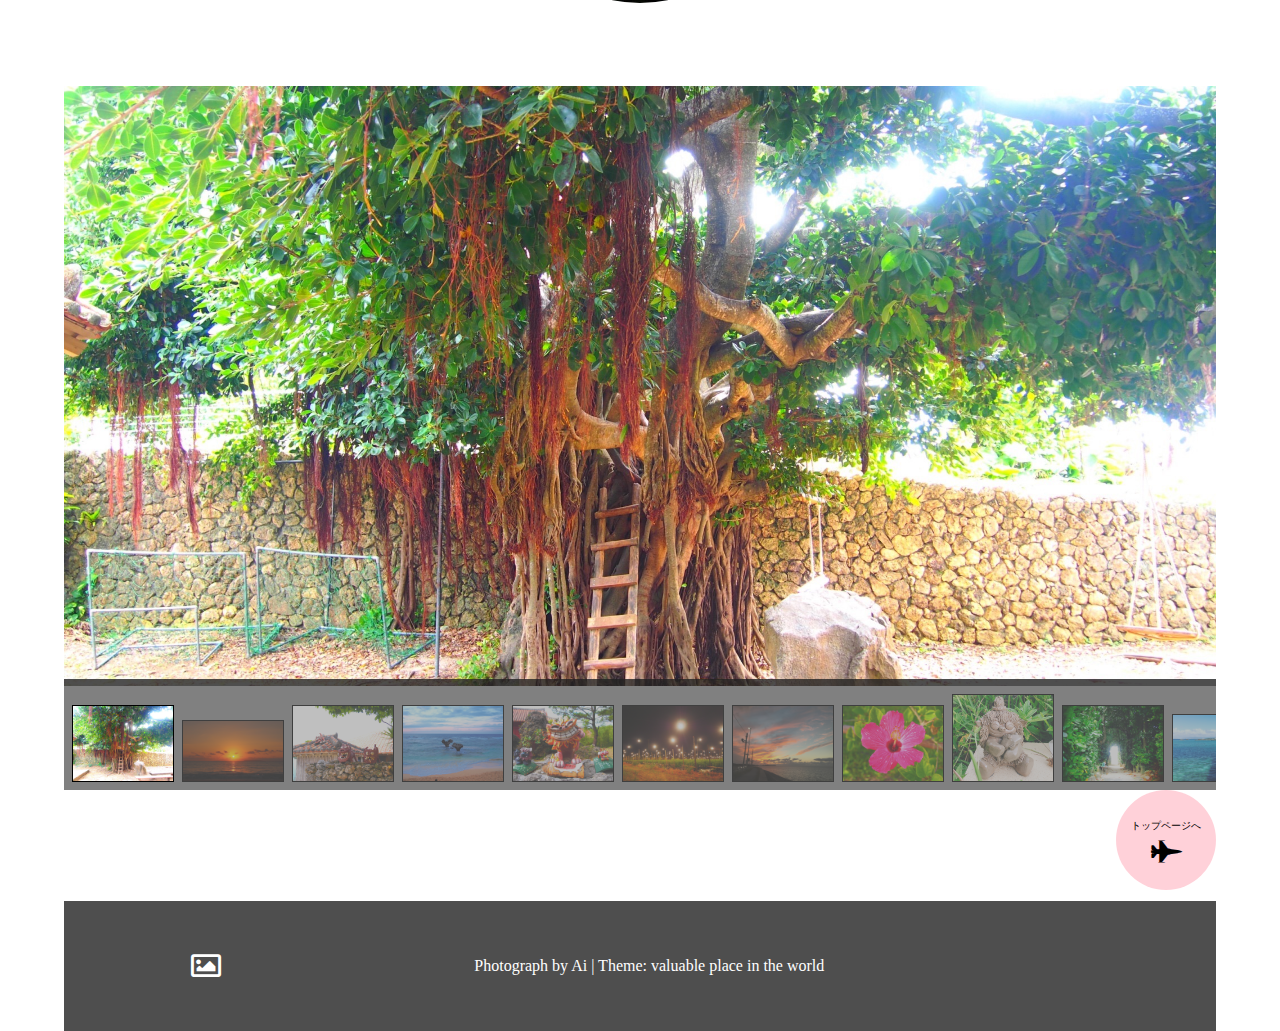
<file: okinawa.html>
<!DOCTYPE html>
<html lang="ja">

<head>
    <meta charset="UTF-8">
    <meta name="viewport" content="width=device-width, initial-scale=1.0">
    <meta http-equiv="X-UA-Compatible" content="ie=edge">
    <link rel="stylesheet" href="css/reset.css  ">
    <link href="https://use.fontawesome.com/releases/v5.6.1/css/all.css" rel="stylesheet">
    <!-- 1 ライブラリ本体の読み込み-->
    <link rel="stylesheet" href="./Camera-master/css/camera.css">
    <!-- 自分の読み込み -->
    <link rel="stylesheet" href="./css/okinawa.css">
    <title>Okinawa</title>
</head>

<body>
    <div class="container">
        <header id="header">
            <h1 class="title">Okinawa</h1>
            <nav>
                <ul class="menu">
                    <li>About</li>
                    <a href="./hokkaido.html">
                        <li>Place</li>
                    </a>
                    <a href="#pic">
                        <li>Picture</li>
                    </a>
                    <li>Contact</li>
                </ul>
            </nav>

            <input type="text" class="focus" placeholder="キーワードで検索">

            <!-- ①アイコン -->
            <dl class="menu-box">
                <i class="fas fa-align-left fa-2x"></i>
                <dd>About</dd>
                <dd><a href="./hokkaido.html">Place</a></dd>
                <dd><a href="#pic">Picture</a></dd>
                <dd>Contact</dd>
            </dl>
        </header>



        <main id="mainImg">
            <div class="plist">
                <p class="p1">沖縄に広がる青い海・青い空</p>
                <p class="p2">豊かな自然と満天の星空</p>
                <p class="p3">ゆったり流れる島時間</p>
            </div>
        </main>

        <div class="sub-text">
            <p class="opacity0">沖縄県は日本で最も南に位置する県で、160の島々で構成されています。<br> 1429年から1879年の450年間、沖縄は琉球王国という一つの国だった為、
                <br> 沖縄でしか味わえない独特な雰囲気と文化があります。
                <br> また、日本に駐留する米軍兵士の約75％が、沖縄県の施設に配属されていいる為、
                <br> 北谷町などアメリカの雰囲気を味わえるのも魅力の一つです。
                <br> 沖縄県の島々は、世界で最も豊かなサンゴ礁と美しい海に囲まれています。
                <br> 有名な生産品はサトウキビ、パイナップル、パパイヤ等の南国フルーツを始め
                <br> タイ米でできた泡盛やアグー豚などがあります。
            </p>
        </div>


        <section>
            <div class="box">
                <div class="text">ゲームをやってみよう！この写真をクリック★</div>
                <a href="densyougiku.html">
                    <img src="img/okinawa/IMG_0008.JPG" alt="" class="active">
                </a>
                <div class="box-text">
                    <h4>電照菊</h4>
                    <p>人工的に光をあてることにより、<br> 花芽の形成と開花時期を遅らせる栽培方法。
                        <br> 沖縄では11月～3月頃が
                        <br> 最も盛んとなる時期。
                        <br> 暖かい豆電球に光はとても綺麗で
                        <br> 夜のイルミネーションの一つです。
                    </p>
                </div>
            </div>


            <div class="box">
                <img src="img/okinawa/IMG_9077.jpg" alt="">
                <div class="box-text">
                    <h4>エイサー</h4>
                    <p>青年会達が旧盆の夜に地域内を太鼓を持ち、<br> 踊りながら練り歩く伝統芸能。
                        <br> 祖先崇拝の強い沖縄では、
                        <br> お盆はとても大切な行事となります。
                        <br> 締め太鼓や地方(じかた)、
                        <br> チョンダラーなど役割によって名前がある。
                    </p>
                </div>
            </div>



            <div class="box">
                <img src="img/okinawa/IMG_0718.JPG" alt="">
                <div class="box-text">
                    <h4>ガジュマル</h4>
                    <p>枝から地面へと根っこを下す、<br> 生命力の強いガジュマルは
                        <br> 沖縄を象徴とする木である。
                        <br> 幸せを呼びこむとも言われている。
                        <br> 木にはキジムナーと言う
                        <br> 火の精霊が宿っていて、
                        <br> その姿は「赤い髪をした小柄な少年」
                    </p>
                </div>
            </div>



            <div class="box">
                <img src="img/okinawa/IMG_0132.JPG" alt="">
                <div class="box-text">
                    <h4>石敢富</h4>
                    <p>いしがんとうと読み、<br> 沖縄で古くから信じられている
                        <br> 魔物＝マジムン
                        <br> の魔除けの役割を果たす石碑。
                        <br> マジムンは直線方向にしか道を進めず、
                        <br> 曲がることができません。
                        <br> そのためT字路やY字路にぶつかると
                        <br> そのまま家に入ってきてしまうので、
                        <br> それを防ぐのが石敢當です。
                    </p>
                </div>
            </div>



            <div class="box">
                <img src="img/okinawa/IMG_0224.JPG" alt="">
                <div class="box-text">
                    <h4>シーサー</h4>
                    <p>沖縄の多くの屋根や<br> 入り口に見ることができる
                        <br> シーサーは、主に家の
                        <br> 守り神・魔除けの役目をはたしている。
                        <br> もともと火にまつわる災いから
                        <br> 守ってくれる守護神だったシーサーは、
                        <br> 悪い邪気から身を守る役目として
                        <br> 自然と沖縄の人々の
                        <br> 生活の定着している。
                    </p>
                </div>
            </div>



            <div class="box">
                <img src="img/okinawa/IMG_8880.jpg" alt="">
                <div class="box-text">
                    <h4>サガリバナ</h4>
                    <p>たった一夜だけ咲き、<br> 美しい花を咲かせて、
                        <br> 夜明けとともに散ってしまう
                        <br> 幻の花「サガリバナ」。
                        <br> 夏の風物詩で開花時期は
                        <br> 6月後半から真夏ごろまでで、
                        <br> その幻想的な花からは
                        <br> 甘い匂いの香りがします。
                        <br> ぜひ一度は見て欲しい花です。
                    </p>
                </div>
            </div>
        </section>


        <!-- 写真スライドショーライブラリcamera-master -->
        <div class="big-container">
            <a name="pic"></a>
            <div class="fluid_container">
                <div class="camera_wrap camera_emboss pattern_1" id="camera_wrap_4">
                    <div data-thumb="img/okinawa/IMG_0718.JPG" data-src="img/okinawa/IMG_0718.JPG"></div>
                    <div data-thumb="img/okinawa/IMG_0983.JPG" data-src="img/okinawa/IMG_0983.JPG"></div>
                    <div data-thumb="img/okinawa/IMG_1090.JPG" data-src="img/okinawa/IMG_1090.JPG"></div>
                    <div data-thumb="img/okinawa/IMG_0208.JPG" data-src="img/okinawa/IMG_0208.JPG"></div>
                    <div data-thumb="img/okinawa/IMG_0224.JPG" data-src="img/okinawa/IMG_0224.JPG"></div>
                    <div data-thumb="img/okinawa/IMG_0008.JPG" data-src="img/okinawa/IMG_0008.JPG"></div>
                    <div data-thumb="img/okinawa/IMG_0229.JPG" data-src="img/okinawa/IMG_0229.JPG"></div>
                    <div data-thumb="img/okinawa/IMG_0272.JPG" data-src="img/okinawa/IMG_0272.JPG"></div>
                    <div data-thumb="img/okinawa/IMG_9625.JPG" data-src="img/okinawa/IMG_9625.JPG"></div>
                    <div data-thumb="img/okinawa/IMG_1180.JPG" data-src="img/okinawa/IMG_1180.JPG"></div>
                    <div data-thumb="img/okinawa/IMG_1607.JPG" data-src="img/okinawa/IMG_1607.JPG"></div>
                    <div data-thumb="img/okinawa/IMG_1715.JPG" data-src="img/okinawa/IMG_1715.JPG"></div>
                </div>
            </div>
        </div>




        <div class="scrollTop top-btn">
            <p>トップページへ</p>
            <i class="fas fa-fighter-jet tbtn-icon"></i>
        </div>

        <footer>
            <div class="footer-box">
                <a href="#pic"><i class="far fa-image footer-icon"></i></a>
                <div class="footer-text">
                    Photograph by Ai | Theme: valuable place in the world
                </div>
            </div>
        </footer>

    </div>

    <!-- 1   jQueryの読み込み  -->
    <script src="./Camera-master/scripts/jquery.min.js"></script>
    <!-- 2    ライブラリ本体の読み込み -->
    <script src="./Camera-master/scripts/camera.min.js"></script>
    <script src="./Camera-master/scripts/jquery.easing.1.3.js"></script>
    <script src="./Camera-master/scripts/jquery.mobile.customized.min.js"></script>


    <script src="js/okinawa.js"></script>
</body>

</html>
</file>
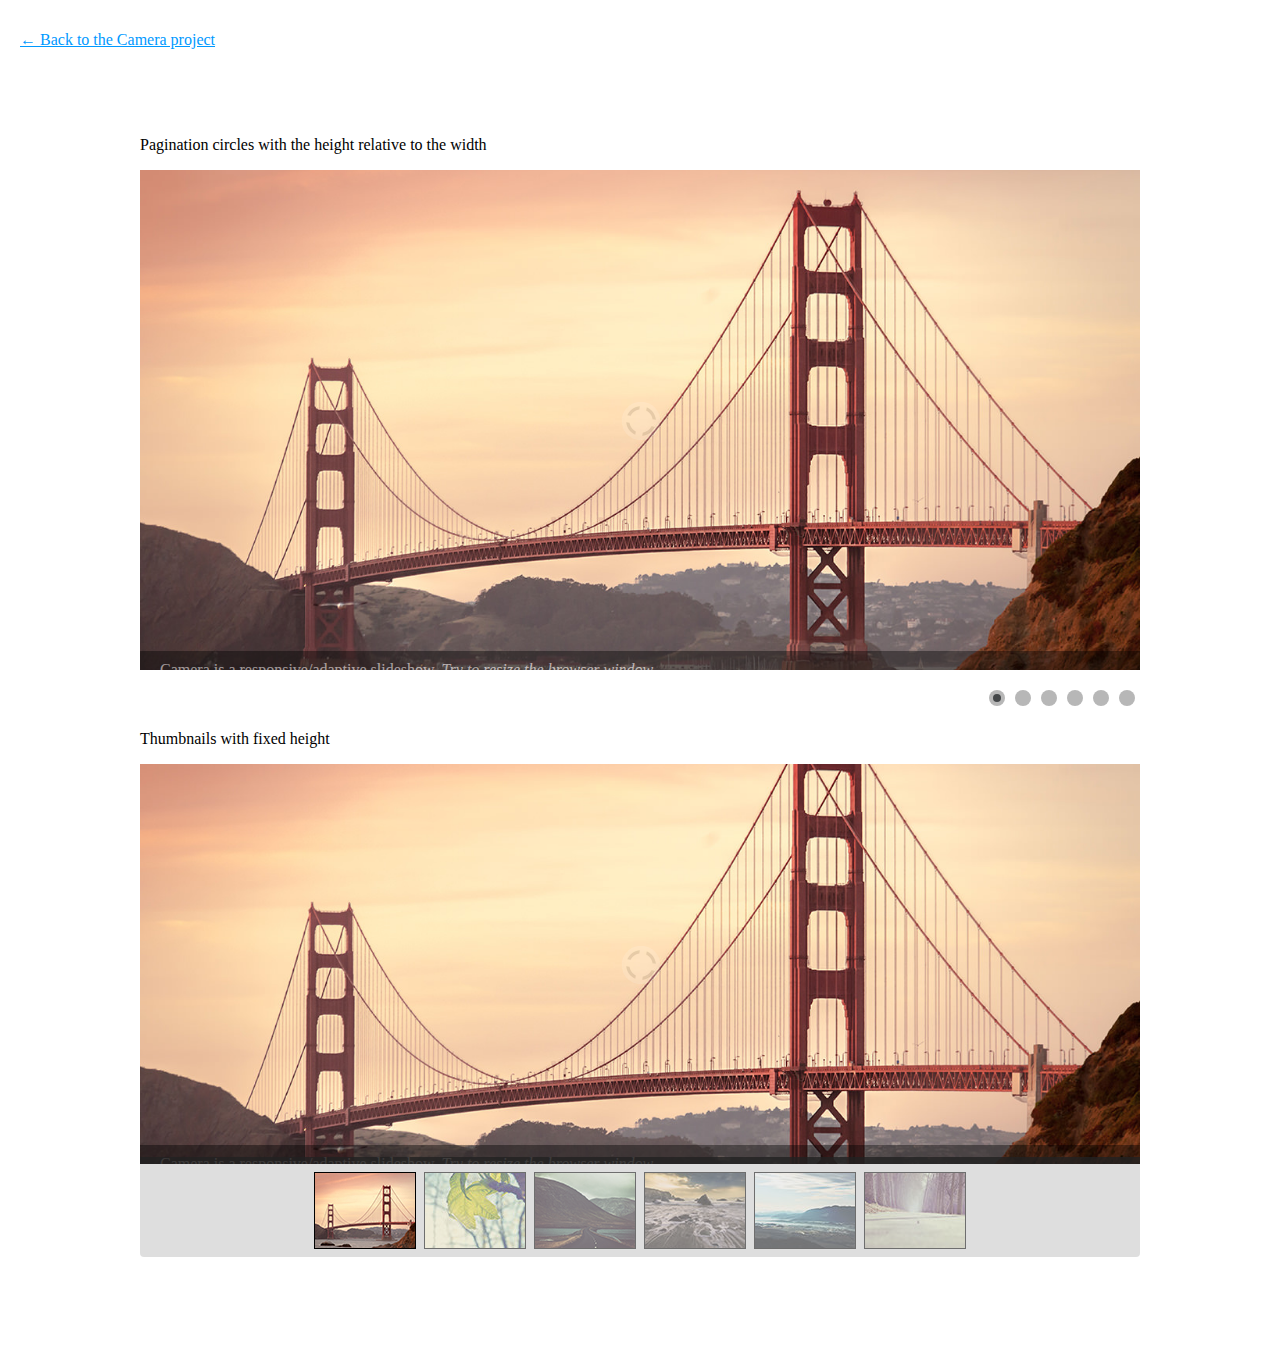
<file: Camera-master/demo/basic.htm>
<!DOCTYPE html>
<!-- Camera is a Pixedelic free jQuery slideshow | Manuel Masia (designer and developer) --> 
<html> 
<head> 
    <meta http-equiv="Content-Type" content="text/html; charset=UTF-8" > 
    <title>Camera | a free jQuery slideshow by Pixedelic</title> 
    <meta name="description" content="Camera a free jQuery slideshow with many effects, transitions, adaptive layout, easy to customize, using canvas and mobile ready"> 
    <meta name="viewport" content="width=device-width, initial-scale=1">
    <!--///////////////////////////////////////////////////////////////////////////////////////////////////
    //
    //		Styles
    //
    ///////////////////////////////////////////////////////////////////////////////////////////////////--> 
    <link rel='stylesheet' id='camera-css'  href='../css/camera.css' type='text/css' media='all'> 
    <style>
		body {
			margin: 0;
			padding: 0;
		}
		a {
			color: #09f;
		}
		a:hover {
			text-decoration: none;
		}
		#back_to_camera {
			clear: both;
			display: block;
			height: 80px;
			line-height: 40px;
			padding: 20px;
		}
		.fluid_container {
			margin: 0 auto;
			max-width: 1000px;
			width: 90%;
		}
	</style>

    <!--///////////////////////////////////////////////////////////////////////////////////////////////////
    //
    //		Scripts
    //
    ///////////////////////////////////////////////////////////////////////////////////////////////////--> 
    
    <script type='text/javascript' src='../scripts/jquery.min.js'></script>
    <script type='text/javascript' src='../scripts/jquery.mobile.customized.min.js'></script>
    <script type='text/javascript' src='../scripts/jquery.easing.1.3.js'></script> 
    <script type='text/javascript' src='../scripts/camera.min.js'></script> 
    
    <script>
		jQuery(function(){
			
			jQuery('#camera_wrap_1').camera({
				thumbnails: true
			});

			jQuery('#camera_wrap_2').camera({
				height: '400px',
				loader: 'bar',
				pagination: false,
				thumbnails: true
			});
		});
	</script>
 
</head>
<body>
	<div id="back_to_camera">
    	<a href="http://www.pixedelic.com/plugins/camera/">&larr; Back to the Camera project</a>
    </div><!-- #back_to_camera -->
    
	<div class="fluid_container">
    	<p>Pagination circles with the height relative to the width</p>
        <div class="camera_wrap camera_azure_skin" id="camera_wrap_1">
            <div data-thumb="../images/slides/thumbs/bridge.jpg" data-src="../images/slides/bridge.jpg">
                <div class="camera_caption fadeFromBottom">
                    Camera is a responsive/adaptive slideshow. <em>Try to resize the browser window</em>
                </div>
            </div>
            <div data-thumb="../images/slides/thumbs/leaf.jpg" data-src="../images/slides/leaf.jpg">
                <div class="camera_caption fadeFromBottom">
                    It uses a light version of jQuery mobile, <em>navigate the slides by swiping with your fingers</em>
                </div>
            </div>
            <div data-thumb="../images/slides/thumbs/road.jpg" data-src="../images/slides/road.jpg">
                <div class="camera_caption fadeFromBottom">
                    <em>It's completely free</em> (even if a donation is appreciated)
                </div>
            </div>
            <div data-thumb="../images/slides/thumbs/sea.jpg" data-src="../images/slides/sea.jpg">
                <div class="camera_caption fadeFromBottom">
                    Camera slideshow provides many options <em>to customize your project</em> as more as possible
                </div>
            </div>
            <div data-thumb="../images/slides/thumbs/shelter.jpg" data-src="../images/slides/shelter.jpg">
                <div class="camera_caption fadeFromBottom">
                    It supports captions, HTML elements and videos and <em>it's validated in HTML5</em> (<a href="http://validator.w3.org/check?uri=http%3A%2F%2Fwww.pixedelic.com%2Fplugins%2Fcamera%2F&amp;charset=%28detect+automatically%29&amp;doctype=Inline&amp;group=0&amp;user-agent=W3C_Validator%2F1.2" target="_blank">have a look</a>)
                </div>
            </div>
            <div data-thumb="../images/slides/thumbs/tree.jpg" data-src="../images/slides/tree.jpg">
                <div class="camera_caption fadeFromBottom">
                    Different color skins and layouts available, <em>fullscreen ready too</em>
                </div>
            </div>
        </div><!-- #camera_wrap_1 -->

    	<p>Thumbnails with fixed height</p>
        <div class="camera_wrap camera_magenta_skin" id="camera_wrap_2">
            <div data-thumb="../images/slides/thumbs/bridge.jpg" data-src="../images/slides/bridge.jpg">
                <div class="camera_caption fadeFromBottom">
                    Camera is a responsive/adaptive slideshow. <em>Try to resize the browser window</em>
                </div>
            </div>
            <div data-thumb="../images/slides/thumbs/leaf.jpg" data-src="../images/slides/leaf.jpg">
                <div class="camera_caption fadeFromBottom">
                    It uses a light version of jQuery mobile, <em>navigate the slides by swiping with your fingers</em>
                </div>
            </div>
            <div data-thumb="../images/slides/thumbs/road.jpg" data-src="../images/slides/road.jpg">
                <div class="camera_caption fadeFromBottom">
                    <em>It's completely free</em> (even if a donation is appreciated)
                </div>
            </div>
            <div data-thumb="../images/slides/thumbs/sea.jpg" data-src="../images/slides/sea.jpg">
                <div class="camera_caption fadeFromBottom">
                    Camera slideshow provides many options <em>to customize your project</em> as more as possible
                </div>
            </div>
            <div data-thumb="../images/slides/thumbs/shelter.jpg" data-src="../images/slides/shelter.jpg">
                <div class="camera_caption fadeFromBottom">
                    It supports captions, HTML elements and videos and <em>it's validated in HTML5</em> (<a href="http://validator.w3.org/check?uri=http%3A%2F%2Fwww.pixedelic.com%2Fplugins%2Fcamera%2F&amp;charset=%28detect+automatically%29&amp;doctype=Inline&amp;group=0&amp;user-agent=W3C_Validator%2F1.2" target="_blank">have a look</a>)
                </div>
            </div>
            <div data-thumb="../images/slides/thumbs/tree.jpg" data-src="../images/slides/tree.jpg">
                <div class="camera_caption fadeFromBottom">
                    Different color skins and layouts available, <em>fullscreen ready too</em>
                </div>
            </div>
        </div><!-- #camera_wrap_2 -->
    </div><!-- .fluid_container -->
    
    <div style="clear:both; display:block; height:100px"></div>
</body> 
</html>
</file>
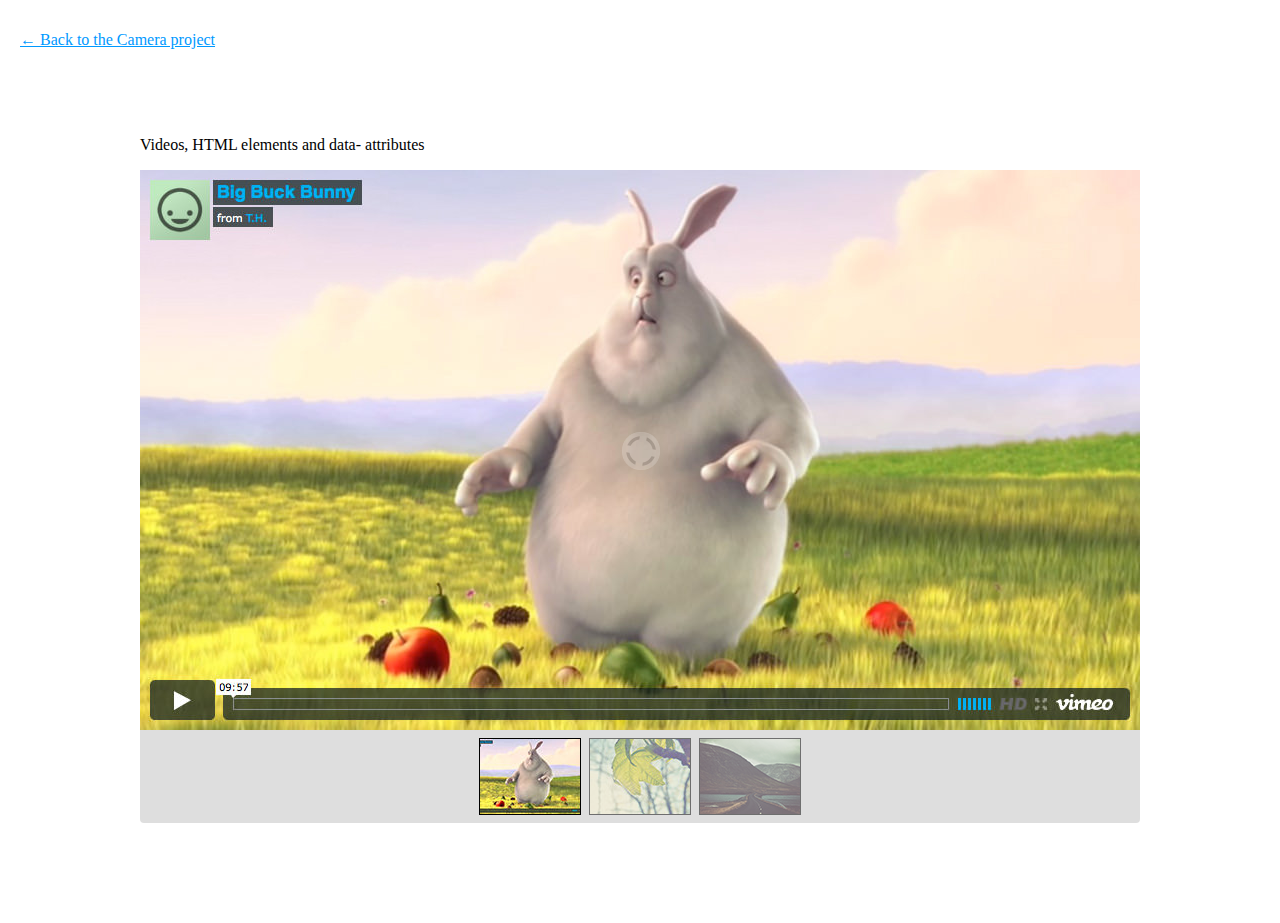
<file: Camera-master/demo/features.htm>
<!DOCTYPE html>
<!-- Camera is a Pixedelic free jQuery slideshow | Manuel Masia (designer and developer) --> 
<html> 
<head> 
    <meta http-equiv="Content-Type" content="text/html; charset=UTF-8" > 
    <title>Camera | a free jQuery slideshow by Pixedelic</title> 
    <meta name="description" content="Camera a free jQuery slideshow with many effects, transitions, adaptive layout, easy to customize, using canvas and mobile ready"> 
    <meta name="viewport" content="width=device-width, initial-scale=1">
    <!--///////////////////////////////////////////////////////////////////////////////////////////////////
    //
    //		Styles
    //
    ///////////////////////////////////////////////////////////////////////////////////////////////////--> 
    <link rel='stylesheet' id='camera-css'  href='../css/camera.css' type='text/css' media='all'> 
    <style>
		body {
			margin: 0;
			padding: 0;
		}
		a {
			color: #09f;
		}
		a:hover {
			text-decoration: none;
		}
		#back_to_camera {
			clear: both;
			display: block;
			height: 80px;
			line-height: 40px;
			padding: 20px;
		}
		.fluid_container {
			margin: 0 auto;
			max-width: 1000px;
			width: 90%;
		}
	</style>

    <!--///////////////////////////////////////////////////////////////////////////////////////////////////
    //
    //		Scripts
    //
    ///////////////////////////////////////////////////////////////////////////////////////////////////--> 
    
    <script type='text/javascript' src='../scripts/jquery.min.js'></script>
    <script type='text/javascript' src='../scripts/jquery.mobile.customized.min.js'></script>
    <script type='text/javascript' src='../scripts/jquery.easing.1.3.js'></script> 
    <script type='text/javascript' src='../scripts/camera.js'></script> 
    
    <script>
		jQuery(function(){
			
			jQuery('#camera_wrap_3').camera({
				height: '56%',
				pagination: false,
				thumbnails: true,
				imagePath: '../images/'
			});

		});
	</script>
 
</head>
<body>
	<div id="back_to_camera">
    	<a href="http://www.pixedelic.com/plugins/camera/">&larr; Back to the Camera project</a>
    </div><!-- #back_to_camera -->
    
	<div class="fluid_container">
    	<p>Videos, HTML elements and data- attributes</p>
        <div class="camera_wrap camera_emboss" id="camera_wrap_3">
            <div data-thumb="../images/slides/thumbs/big_bunny_fake.jpg" data-src="../images/slides/big_bunny_fake.jpg">
            	<iframe src="http://player.vimeo.com/video/2203727" width="100%" height="100%" frameborder="0" webkitAllowFullScreen mozallowfullscreen allowFullScreen></iframe>
            </div>
            <div data-thumb="../images/slides/thumbs/leaf.jpg" data-src="../images/slides/leaf.jpg">
                <div style="position:absolute; top:5%; left:5%; background:#000; color:#fff; padding:5px; width:25%" class="fadeIn camera_effected">This is an HTML element included in the transition effect</div>
            </div>
            <div data-thumb="../images/slides/thumbs/road.jpg" data-src="../images/slides/road.jpg" data-time="1500" data-trasPeriod="4000" data-link="http://www.google.com/" data-target="_blank">
                <div class="camera_caption fadeFromBottom">
                    Changed the time and the transition time of this slide
                </div>
            </div>
        </div><!-- #camera_wrap_3 -->

    </div><!-- .fluid_container -->
    
    <div style="clear:both; display:block; height:100px"></div>
</body> 
</html>
</file>
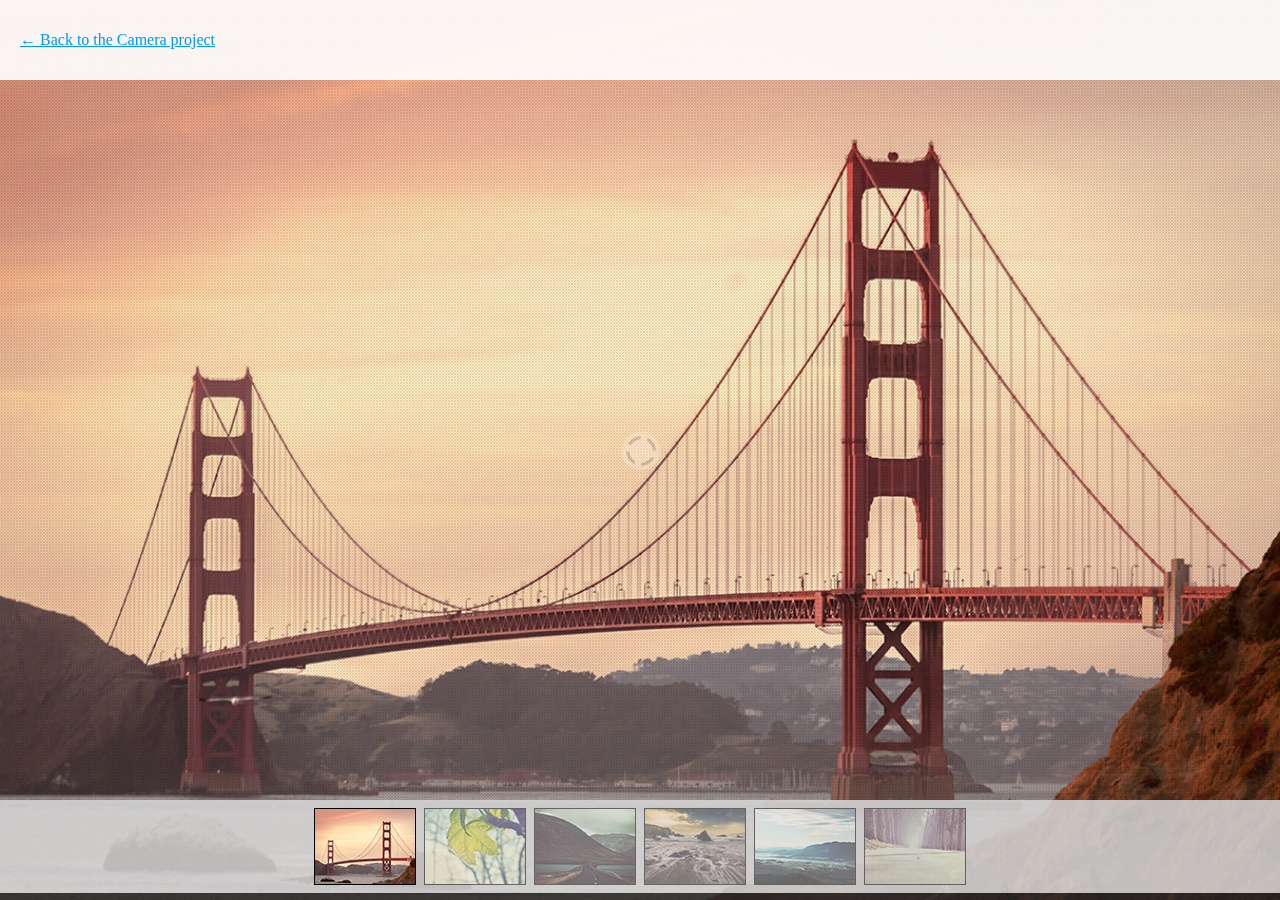
<file: Camera-master/demo/fullscreen.htm>
<!DOCTYPE html>
<!-- Camera is a Pixedelic free jQuery slideshow | Manuel Masia (designer and developer) --> 
<html> 
<head> 
    <meta http-equiv="Content-Type" content="text/html; charset=UTF-8" > 
    <title>Camera | a free jQuery slideshow by Pixedelic</title> 
    <meta name="description" content="Camera a free jQuery slideshow with many effects, transitions, adaptive layout, easy to customize, using canvas and mobile ready"> 
    <meta name="viewport" content="width=device-width, initial-scale=1">
    <!--///////////////////////////////////////////////////////////////////////////////////////////////////
    //
    //		Styles
    //
    ///////////////////////////////////////////////////////////////////////////////////////////////////--> 
    <link rel='stylesheet' id='camera-css'  href='../css/camera.css' type='text/css' media='all'> 
    <style>
		html,body {
			height: 100%;
			margin: 0;
			padding: 0;
		}
		a {
			color: #09f;
		}
		a:hover {
			text-decoration: none;
		}
		#back_to_camera {
			background: rgba(255,255,255,.9);
			clear: both;
			display: block;
			height: 40px;
			line-height: 40px;
			padding: 20px;
			position: relative;
			z-index: 1;
		}
		.fluid_container {
			bottom: 0;
			height: 100%;
			left: 0;
			position: fixed;
			right: 0;
			top: 0;
			z-index: 0;
		}
		#camera_wrap_4 {
			bottom: 0;
			height: 100%;
			left: 0;
			margin-bottom: 0!important;
			position: fixed;
			right: 0;
			top: 0;
		}
		.camera_bar {
			z-index: 2;
		}
		.camera_thumbs {
			margin-top: -100px;
			position: relative;
			z-index: 1;
		}
		.camera_thumbs_cont {
			border-radius: 0;
			-moz-border-radius: 0;
			-webkit-border-radius: 0;
		}
		.camera_overlayer {
			opacity: .1;
		}
	</style>

    <!--///////////////////////////////////////////////////////////////////////////////////////////////////
    //
    //		Scripts
    //
    ///////////////////////////////////////////////////////////////////////////////////////////////////--> 
    
    <script type='text/javascript' src='../scripts/jquery.min.js'></script>
    <script type='text/javascript' src='../scripts/jquery.mobile.customized.min.js'></script>
    <script type='text/javascript' src='../scripts/jquery.easing.1.3.js'></script> 
    <script type='text/javascript' src='../scripts/camera.min.js'></script> 
    
    <script>
		jQuery(function(){
			
			jQuery('#camera_wrap_4').camera({
				height: 'auto',
				loader: 'bar',
				pagination: false,
				thumbnails: true,
				hover: false,
				opacityOnGrid: false,
				imagePath: '../images/'
			});

		});
	</script>
 
</head>
<body>
	<div id="back_to_camera">
    	<a href="http://www.pixedelic.com/plugins/camera/">&larr; Back to the Camera project</a>
    </div><!-- #back_to_camera -->
    
	<div class="fluid_container">
        <div class="camera_wrap camera_emboss pattern_1" id="camera_wrap_4">
            <div data-thumb="../images/slides/thumbs/bridge.jpg" data-src="../images/slides/bridge.jpg">
            </div>
            <div data-thumb="../images/slides/thumbs/leaf.jpg" data-src="../images/slides/leaf.jpg">
            </div>
            <div data-thumb="../images/slides/thumbs/road.jpg" data-src="../images/slides/road.jpg">
            </div>
            <div data-thumb="../images/slides/thumbs/sea.jpg" data-src="../images/slides/sea.jpg">
            </div>
            <div data-thumb="../images/slides/thumbs/shelter.jpg" data-src="../images/slides/shelter.jpg">
            </div>
            <div data-thumb="../images/slides/thumbs/tree.jpg" data-src="../images/slides/tree.jpg">
            </div>
        </div><!-- #camera_wrap_3 -->

    </div><!-- .fluid_container -->
    
</body> 
</html>
</file>
<file: Camera-master/css/camera.css>
/**************************
*
*	GENERAL
*
**************************/
.camera_wrap a, .camera_wrap img, 
.camera_wrap ol, .camera_wrap ul, .camera_wrap li,
.camera_wrap table, .camera_wrap tbody, .camera_wrap tfoot, .camera_wrap thead, .camera_wrap tr, .camera_wrap th, .camera_wrap td
.camera_thumbs_wrap a, .camera_thumbs_wrap img, 
.camera_thumbs_wrap ol, .camera_thumbs_wrap ul, .camera_thumbs_wrap li,
.camera_thumbs_wrap table, .camera_thumbs_wrap tbody, .camera_thumbs_wrap tfoot, .camera_thumbs_wrap thead, .camera_thumbs_wrap tr, .camera_thumbs_wrap th, .camera_thumbs_wrap td {
	background: none;
	border: 0;
	font: inherit;
	font-size: 100%;
	margin: 0;
	padding: 0;
	vertical-align: baseline;
	list-style: none
}
.camera_wrap {
	direction: ltr;
	display: none;
	float: left;
	position: relative;
	z-index: 0;
}
.camera_wrap img {
	max-width: none!important;
}
.camera_fakehover {
	height: 100%;
	min-height: 60px;
	position: relative;
	width: 100%;
	z-index: 1;
}
.camera_wrap {
	width: 100%;
}
.camera_src {
	display: none;
}
.cameraCont, .cameraContents {
	height: 100%;
	position: relative;
	width: 100%;
	z-index: 1;
}
.cameraSlide {
	bottom: 0;
	left: 0;
	position: absolute;
	right: 0;
	top: 0;
	width: 100%;
}
.cameraContent {
	bottom: 0;
	display: none;
	left: 0;
	position: absolute;
	right: 0;
	top: 0;
	width: 100%;
}
.camera_target {
	bottom: 0;
	height: 100%;
	left: 0;
	overflow: hidden;
	position: absolute;
	right: 0;
	text-align: left;
	top: 0;
	width: 100%;
	z-index: 0;
}
.camera_overlayer {
	bottom: 0;
	height: 100%;
	left: 0;
	overflow: hidden;
	position: absolute;
	right: 0;
	top: 0;
	width: 100%;
	z-index: 0;
}
.camera_target_content {
	bottom: 0;
	left: 0;
	overflow: hidden;
	position: absolute;
	right: 0;
	top: 0;
	z-index: 2;
}
.camera_target_content .camera_link {
    background: url(../images/blank.gif);
	display: block;
	height: 100%;
	text-decoration: none;
}
.camera_loader {
    background: #fff url(../images/camera-loader.gif) no-repeat center;
	background: rgba(255, 255, 255, 0.9) url(../images/camera-loader.gif) no-repeat center;
	border: 1px solid #ffffff;
	-webkit-border-radius: 18px;
	-moz-border-radius: 18px;
	border-radius: 18px;
	height: 36px;
	left: 50%;
	overflow: hidden;
	position: absolute;
	margin: -18px 0 0 -18px;
	top: 50%;
	width: 36px;
	z-index: 3;
}
.camera_bar {
	bottom: 0;
	left: 0;
	overflow: hidden;
	position: absolute;
	right: 0;
	top: 0;
	z-index: 3;
}
.camera_thumbs_wrap.camera_left .camera_bar, .camera_thumbs_wrap.camera_right .camera_bar {
	height: 100%;
	position: absolute;
	width: auto;
}
.camera_thumbs_wrap.camera_bottom .camera_bar, .camera_thumbs_wrap.camera_top .camera_bar {
	height: auto;
	position: absolute;
	width: 100%;
}
.camera_nav_cont {
	height: 65px;
	overflow: hidden;
	position: absolute;
	right: 9px;
	top: 15px;
	width: 120px;
	z-index: 4;
}
.camera_caption {
	bottom: 0;
	display: block;
	position: absolute;
	width: 100%;
}
.camera_caption > div {
	padding: 10px 20px;
}
.camerarelative {
	overflow: hidden;
	position: relative;
}
.imgFake {
	cursor: pointer;
}
.camera_prevThumbs {
	bottom: 4px;
	cursor: pointer;
	left: 0;
	position: absolute;
	top: 4px;
	visibility: hidden;
	width: 30px;
	z-index: 10;
}
.camera_prevThumbs div {
	background: url(../images/camera_skins.png) no-repeat -160px 0;
	display: block;
	height: 40px;
	margin-top: -20px;
	position: absolute;
	top: 50%;
	width: 30px;
}
.camera_nextThumbs {
	bottom: 4px;
	cursor: pointer;
	position: absolute;
	right: 0;
	top: 4px;
	visibility: hidden;
	width: 30px;
	z-index: 10;
}
.camera_nextThumbs div {
	background: url(../images/camera_skins.png) no-repeat -190px 0;
	display: block;
	height: 40px;
	margin-top: -20px;
	position: absolute;
	top: 50%;
	width: 30px;
}
.camera_command_wrap .hideNav {
	display: none;
}
.camera_command_wrap {
	left: 0;
	position: relative;
	right:0;
	z-index: 4;
}
.camera_wrap .camera_pag .camera_pag_ul {
	list-style: none;
	margin: 0;
	padding: 0;
	text-align: right;
}
.camera_wrap .camera_pag .camera_pag_ul li {
	-webkit-border-radius: 8px;
	-moz-border-radius: 8px;
	border-radius: 8px;
	cursor: pointer;
	display: inline-block;
	height: 16px;
	margin: 20px 5px;
	position: relative;
	text-align: left;
	text-indent: 9999px;
	width: 16px;
}
.camera_commands_emboss .camera_pag .camera_pag_ul li {
	-moz-box-shadow:
		0px 1px 0px rgba(255,255,255,1),
		inset 0px 1px 1px rgba(0,0,0,0.2);
	-webkit-box-shadow:
		0px 1px 0px rgba(255,255,255,1),
		inset 0px 1px 1px rgba(0,0,0,0.2);
	box-shadow:
		0px 1px 0px rgba(255,255,255,1),
		inset 0px 1px 1px rgba(0,0,0,0.2);
}
.camera_wrap .camera_pag .camera_pag_ul li > span {
	-webkit-border-radius: 5px;
	-moz-border-radius: 5px;
	border-radius: 5px;
	height: 8px;
	left: 4px;
	overflow: hidden;
	position: absolute;
	top: 4px;
	width: 8px;
}
.camera_commands_emboss .camera_pag .camera_pag_ul li:hover > span {
	-moz-box-shadow:
		0px 1px 0px rgba(255,255,255,1),
		inset 0px 1px 1px rgba(0,0,0,0.2);
	-webkit-box-shadow:
		0px 1px 0px rgba(255,255,255,1),
		inset 0px 1px 1px rgba(0,0,0,0.2);
	box-shadow:
		0px 1px 0px rgba(255,255,255,1),
		inset 0px 1px 1px rgba(0,0,0,0.2);
}
.camera_wrap .camera_pag .camera_pag_ul li.cameracurrent > span {
	-moz-box-shadow: 0;
	-webkit-box-shadow: 0;
	box-shadow: 0;
}
.camera_pag_ul li img {
	display: none;
	position: absolute;
}
.camera_pag_ul .thumb_arrow {
    border-left: 4px solid transparent;
    border-right: 4px solid transparent;
    border-top: 4px solid;
	top: 0;
	left: 50%;
	margin-left: -4px;
	position: absolute;
}
.camera_prev, .camera_next, .camera_commands {
	cursor: pointer;
	height: 40px;
	margin-top: -20px;
	position: absolute;
	top: 50%;
	width: 40px;
	z-index: 2;
}
.camera_prev {
	left: 0;
}
.camera_prev > span {
	background: url(../images/camera_skins.png) no-repeat 0 0;
	display: block;
	height: 40px;
	width: 40px;
}
.camera_next {
	right: 0;
}
.camera_next > span {
	background: url(../images/camera_skins.png) no-repeat -40px 0;
	display: block;
	height: 40px;
	width: 40px;
}
.camera_commands {
	right: 41px;
}
.camera_commands > .camera_play {
	background: url(../images/camera_skins.png) no-repeat -80px 0;
	height: 40px;
	width: 40px;
}
.camera_commands > .camera_stop {
	background: url(../images/camera_skins.png) no-repeat -120px 0;
	display: block;
	height: 40px;
	width: 40px;
}
.camera_wrap .camera_pag .camera_pag_ul li {
	-webkit-border-radius: 8px;
	-moz-border-radius: 8px;
	border-radius: 8px;
	cursor: pointer;
	display: inline-block;
	height: 16px;
	margin: 20px 5px;
	position: relative;
	text-indent: 9999px;
	width: 16px;
}
.camera_thumbs_cont {
	-webkit-border-bottom-right-radius: 4px;
	-webkit-border-bottom-left-radius: 4px;
	-moz-border-radius-bottomright: 4px;
	-moz-border-radius-bottomleft: 4px;
	border-bottom-right-radius: 4px;
	border-bottom-left-radius: 4px;
	overflow: hidden;
	position: relative;
	width: 100%;
}
.camera_commands_emboss .camera_thumbs_cont {
	-moz-box-shadow:
		0px 1px 0px rgba(255,255,255,1),
		inset 0px 1px 1px rgba(0,0,0,0.2);
	-webkit-box-shadow:
		0px 1px 0px rgba(255,255,255,1),
		inset 0px 1px 1px rgba(0,0,0,0.2);
	box-shadow:
		0px 1px 0px rgba(255,255,255,1),
		inset 0px 1px 1px rgba(0,0,0,0.2);
}
.camera_thumbs_cont > div {
	float: left;
	width: 100%;
}
.camera_thumbs_cont ul {
	overflow: hidden;
	padding: 3px 4px 8px;
	position: relative;
	text-align: center;
}
.camera_thumbs_cont ul li {
	display: inline;
	padding: 0 4px;
}
.camera_thumbs_cont ul li > img {
	border: 1px solid;
	cursor: pointer;
	margin-top: 5px;
	vertical-align:bottom;
}
.camera_clear {
	display: block;
	clear: both;
}
.showIt {
	display: none;
}
.camera_clear {
	clear: both;
	display: block;
	height: 1px;
	margin: -1px 0 25px;
	position: relative;
}
/**************************
*
*	COLORS & SKINS
*
**************************/
.pattern_1 .camera_overlayer {
	background: url(../images/patterns/overlay1.png) repeat;
}
.pattern_2 .camera_overlayer {
	background: url(../images/patterns/overlay2.png) repeat;
}
.pattern_3 .camera_overlayer {
	background: url(../images/patterns/overlay3.png) repeat;
}
.pattern_4 .camera_overlayer {
	background: url(../images/patterns/overlay4.png) repeat;
}
.pattern_5 .camera_overlayer {
	background: url(../images/patterns/overlay5.png) repeat;
}
.pattern_6 .camera_overlayer {
	background: url(../images/patterns/overlay6.png) repeat;
}
.pattern_7 .camera_overlayer {
	background: url(../images/patterns/overlay7.png) repeat;
}
.pattern_8 .camera_overlayer {
	background: url(../images/patterns/overlay8.png) repeat;
}
.pattern_9 .camera_overlayer {
	background: url(../images/patterns/overlay9.png) repeat;
}
.pattern_10 .camera_overlayer {
	background: url(../images/patterns/overlay10.png) repeat;
}
.camera_caption {
	color: #fff;
}
.camera_caption > div {
	background: #000;
	background: rgba(0, 0, 0, 0.8);
}
.camera_wrap .camera_pag .camera_pag_ul li {
	background: #b7b7b7;
}
.camera_wrap .camera_pag .camera_pag_ul li:hover > span {
	background: #b7b7b7;
}
.camera_wrap .camera_pag .camera_pag_ul li.cameracurrent > span {
	background: #434648;
}
.camera_pag_ul li img {
	border: 4px solid #e6e6e6;
	-moz-box-shadow: 0px 3px 6px rgba(0,0,0,.5);
	-webkit-box-shadow: 0px 3px 6px rgba(0,0,0,.5);
	box-shadow: 0px 3px 6px rgba(0,0,0,.5);
}
.camera_pag_ul .thumb_arrow {
    border-top-color: #e6e6e6;
}
.camera_prevThumbs, .camera_nextThumbs, .camera_prev, .camera_next, .camera_commands, .camera_thumbs_cont {
	background: #d8d8d8;
	background: rgba(216, 216, 216, 0.85);
}
.camera_wrap .camera_pag .camera_pag_ul li {
	background: #b7b7b7;
}
.camera_thumbs_cont ul li > img {
	border-color: 1px solid #000;
}
/*AMBER SKIN*/
.camera_amber_skin .camera_prevThumbs div {
	background-position: -160px -160px;
}
.camera_amber_skin .camera_nextThumbs div {
	background-position: -190px -160px;
}
.camera_amber_skin .camera_prev > span {
	background-position: 0 -160px;
}
.camera_amber_skin .camera_next > span {
	background-position: -40px -160px;
}
.camera_amber_skin .camera_commands > .camera_play {
	background-position: -80px -160px;
}
.camera_amber_skin .camera_commands > .camera_stop {
	background-position: -120px -160px;
}
/*ASH SKIN*/
.camera_ash_skin .camera_prevThumbs div {
	background-position: -160px -200px;
}
.camera_ash_skin .camera_nextThumbs div {
	background-position: -190px -200px;
}
.camera_ash_skin .camera_prev > span {
	background-position: 0 -200px;
}
.camera_ash_skin .camera_next > span {
	background-position: -40px -200px;
}
.camera_ash_skin .camera_commands > .camera_play {
	background-position: -80px -200px;
}
.camera_ash_skin .camera_commands > .camera_stop {
	background-position: -120px -200px;
}
/*AZURE SKIN*/
.camera_azure_skin .camera_prevThumbs div {
	background-position: -160px -240px;
}
.camera_azure_skin .camera_nextThumbs div {
	background-position: -190px -240px;
}
.camera_azure_skin .camera_prev > span {
	background-position: 0 -240px;
}
.camera_azure_skin .camera_next > span {
	background-position: -40px -240px;
}
.camera_azure_skin .camera_commands > .camera_play {
	background-position: -80px -240px;
}
.camera_azure_skin .camera_commands > .camera_stop {
	background-position: -120px -240px;
}
/*BEIGE SKIN*/
.camera_beige_skin .camera_prevThumbs div {
	background-position: -160px -120px;
}
.camera_beige_skin .camera_nextThumbs div {
	background-position: -190px -120px;
}
.camera_beige_skin .camera_prev > span {
	background-position: 0 -120px;
}
.camera_beige_skin .camera_next > span {
	background-position: -40px -120px;
}
.camera_beige_skin .camera_commands > .camera_play {
	background-position: -80px -120px;
}
.camera_beige_skin .camera_commands > .camera_stop {
	background-position: -120px -120px;
}
/*BLACK SKIN*/
.camera_black_skin .camera_prevThumbs div {
	background-position: -160px -40px;
}
.camera_black_skin .camera_nextThumbs div {
	background-position: -190px -40px;
}
.camera_black_skin .camera_prev > span {
	background-position: 0 -40px;
}
.camera_black_skin .camera_next > span {
	background-position: -40px -40px;
}
.camera_black_skin .camera_commands > .camera_play {
	background-position: -80px -40px;
}
.camera_black_skin .camera_commands > .camera_stop {
	background-position: -120px -40px;
}
/*BLUE SKIN*/
.camera_blue_skin .camera_prevThumbs div {
	background-position: -160px -280px;
}
.camera_blue_skin .camera_nextThumbs div {
	background-position: -190px -280px;
}
.camera_blue_skin .camera_prev > span {
	background-position: 0 -280px;
}
.camera_blue_skin .camera_next > span {
	background-position: -40px -280px;
}
.camera_blue_skin .camera_commands > .camera_play {
	background-position: -80px -280px;
}
.camera_blue_skin .camera_commands > .camera_stop {
	background-position: -120px -280px;
}
/*BROWN SKIN*/
.camera_brown_skin .camera_prevThumbs div {
	background-position: -160px -320px;
}
.camera_brown_skin .camera_nextThumbs div {
	background-position: -190px -320px;
}
.camera_brown_skin .camera_prev > span {
	background-position: 0 -320px;
}
.camera_brown_skin .camera_next > span {
	background-position: -40px -320px;
}
.camera_brown_skin .camera_commands > .camera_play {
	background-position: -80px -320px;
}
.camera_brown_skin .camera_commands > .camera_stop {
	background-position: -120px -320px;
}
/*BURGUNDY SKIN*/
.camera_burgundy_skin .camera_prevThumbs div {
	background-position: -160px -360px;
}
.camera_burgundy_skin .camera_nextThumbs div {
	background-position: -190px -360px;
}
.camera_burgundy_skin .camera_prev > span {
	background-position: 0 -360px;
}
.camera_burgundy_skin .camera_next > span {
	background-position: -40px -360px;
}
.camera_burgundy_skin .camera_commands > .camera_play {
	background-position: -80px -360px;
}
.camera_burgundy_skin .camera_commands > .camera_stop {
	background-position: -120px -360px;
}
/*CHARCOAL SKIN*/
.camera_charcoal_skin .camera_prevThumbs div {
	background-position: -160px -400px;
}
.camera_charcoal_skin .camera_nextThumbs div {
	background-position: -190px -400px;
}
.camera_charcoal_skin .camera_prev > span {
	background-position: 0 -400px;
}
.camera_charcoal_skin .camera_next > span {
	background-position: -40px -400px;
}
.camera_charcoal_skin .camera_commands > .camera_play {
	background-position: -80px -400px;
}
.camera_charcoal_skin .camera_commands > .camera_stop {
	background-position: -120px -400px;
}
/*CHOCOLATE SKIN*/
.camera_chocolate_skin .camera_prevThumbs div {
	background-position: -160px -440px;
}
.camera_chocolate_skin .camera_nextThumbs div {
	background-position: -190px -440px;
}
.camera_chocolate_skin .camera_prev > span {
	background-position: 0 -440px;
}
.camera_chocolate_skin .camera_next > span {
	background-position: -40px -440px;
}
.camera_chocolate_skin .camera_commands > .camera_play {
	background-position: -80px -440px;
}
.camera_chocolate_skin .camera_commands > .camera_stop {
	background-position: -120px -440px	;
}
/*COFFEE SKIN*/
.camera_coffee_skin .camera_prevThumbs div {
	background-position: -160px -480px;
}
.camera_coffee_skin .camera_nextThumbs div {
	background-position: -190px -480px;
}
.camera_coffee_skin .camera_prev > span {
	background-position: 0 -480px;
}
.camera_coffee_skin .camera_next > span {
	background-position: -40px -480px;
}
.camera_coffee_skin .camera_commands > .camera_play {
	background-position: -80px -480px;
}
.camera_coffee_skin .camera_commands > .camera_stop {
	background-position: -120px -480px	;
}
/*CYAN SKIN*/
.camera_cyan_skin .camera_prevThumbs div {
	background-position: -160px -520px;
}
.camera_cyan_skin .camera_nextThumbs div {
	background-position: -190px -520px;
}
.camera_cyan_skin .camera_prev > span {
	background-position: 0 -520px;
}
.camera_cyan_skin .camera_next > span {
	background-position: -40px -520px;
}
.camera_cyan_skin .camera_commands > .camera_play {
	background-position: -80px -520px;
}
.camera_cyan_skin .camera_commands > .camera_stop {
	background-position: -120px -520px	;
}
/*FUCHSIA SKIN*/
.camera_fuchsia_skin .camera_prevThumbs div {
	background-position: -160px -560px;
}
.camera_fuchsia_skin .camera_nextThumbs div {
	background-position: -190px -560px;
}
.camera_fuchsia_skin .camera_prev > span {
	background-position: 0 -560px;
}
.camera_fuchsia_skin .camera_next > span {
	background-position: -40px -560px;
}
.camera_fuchsia_skin .camera_commands > .camera_play {
	background-position: -80px -560px;
}
.camera_fuchsia_skin .camera_commands > .camera_stop {
	background-position: -120px -560px	;
}
/*GOLD SKIN*/
.camera_gold_skin .camera_prevThumbs div {
	background-position: -160px -600px;
}
.camera_gold_skin .camera_nextThumbs div {
	background-position: -190px -600px;
}
.camera_gold_skin .camera_prev > span {
	background-position: 0 -600px;
}
.camera_gold_skin .camera_next > span {
	background-position: -40px -600px;
}
.camera_gold_skin .camera_commands > .camera_play {
	background-position: -80px -600px;
}
.camera_gold_skin .camera_commands > .camera_stop {
	background-position: -120px -600px	;
}
/*GREEN SKIN*/
.camera_green_skin .camera_prevThumbs div {
	background-position: -160px -640px;
}
.camera_green_skin .camera_nextThumbs div {
	background-position: -190px -640px;
}
.camera_green_skin .camera_prev > span {
	background-position: 0 -640px;
}
.camera_green_skin .camera_next > span {
	background-position: -40px -640px;
}
.camera_green_skin .camera_commands > .camera_play {
	background-position: -80px -640px;
}
.camera_green_skin .camera_commands > .camera_stop {
	background-position: -120px -640px	;
}
/*GREY SKIN*/
.camera_grey_skin .camera_prevThumbs div {
	background-position: -160px -680px;
}
.camera_grey_skin .camera_nextThumbs div {
	background-position: -190px -680px;
}
.camera_grey_skin .camera_prev > span {
	background-position: 0 -680px;
}
.camera_grey_skin .camera_next > span {
	background-position: -40px -680px;
}
.camera_grey_skin .camera_commands > .camera_play {
	background-position: -80px -680px;
}
.camera_grey_skin .camera_commands > .camera_stop {
	background-position: -120px -680px	;
}
/*INDIGO SKIN*/
.camera_indigo_skin .camera_prevThumbs div {
	background-position: -160px -720px;
}
.camera_indigo_skin .camera_nextThumbs div {
	background-position: -190px -720px;
}
.camera_indigo_skin .camera_prev > span {
	background-position: 0 -720px;
}
.camera_indigo_skin .camera_next > span {
	background-position: -40px -720px;
}
.camera_indigo_skin .camera_commands > .camera_play {
	background-position: -80px -720px;
}
.camera_indigo_skin .camera_commands > .camera_stop {
	background-position: -120px -720px	;
}
/*KHAKI SKIN*/
.camera_khaki_skin .camera_prevThumbs div {
	background-position: -160px -760px;
}
.camera_khaki_skin .camera_nextThumbs div {
	background-position: -190px -760px;
}
.camera_khaki_skin .camera_prev > span {
	background-position: 0 -760px;
}
.camera_khaki_skin .camera_next > span {
	background-position: -40px -760px;
}
.camera_khaki_skin .camera_commands > .camera_play {
	background-position: -80px -760px;
}
.camera_khaki_skin .camera_commands > .camera_stop {
	background-position: -120px -760px	;
}
/*LIME SKIN*/
.camera_lime_skin .camera_prevThumbs div {
	background-position: -160px -800px;
}
.camera_lime_skin .camera_nextThumbs div {
	background-position: -190px -800px;
}
.camera_lime_skin .camera_prev > span {
	background-position: 0 -800px;
}
.camera_lime_skin .camera_next > span {
	background-position: -40px -800px;
}
.camera_lime_skin .camera_commands > .camera_play {
	background-position: -80px -800px;
}
.camera_lime_skin .camera_commands > .camera_stop {
	background-position: -120px -800px	;
}
/*MAGENTA SKIN*/
.camera_magenta_skin .camera_prevThumbs div {
	background-position: -160px -840px;
}
.camera_magenta_skin .camera_nextThumbs div {
	background-position: -190px -840px;
}
.camera_magenta_skin .camera_prev > span {
	background-position: 0 -840px;
}
.camera_magenta_skin .camera_next > span {
	background-position: -40px -840px;
}
.camera_magenta_skin .camera_commands > .camera_play {
	background-position: -80px -840px;
}
.camera_magenta_skin .camera_commands > .camera_stop {
	background-position: -120px -840px	;
}
/*MAROON SKIN*/
.camera_maroon_skin .camera_prevThumbs div {
	background-position: -160px -880px;
}
.camera_maroon_skin .camera_nextThumbs div {
	background-position: -190px -880px;
}
.camera_maroon_skin .camera_prev > span {
	background-position: 0 -880px;
}
.camera_maroon_skin .camera_next > span {
	background-position: -40px -880px;
}
.camera_maroon_skin .camera_commands > .camera_play {
	background-position: -80px -880px;
}
.camera_maroon_skin .camera_commands > .camera_stop {
	background-position: -120px -880px	;
}
/*ORANGE SKIN*/
.camera_orange_skin .camera_prevThumbs div {
	background-position: -160px -920px;
}
.camera_orange_skin .camera_nextThumbs div {
	background-position: -190px -920px;
}
.camera_orange_skin .camera_prev > span {
	background-position: 0 -920px;
}
.camera_orange_skin .camera_next > span {
	background-position: -40px -920px;
}
.camera_orange_skin .camera_commands > .camera_play {
	background-position: -80px -920px;
}
.camera_orange_skin .camera_commands > .camera_stop {
	background-position: -120px -920px	;
}
/*OLIVE SKIN*/
.camera_olive_skin .camera_prevThumbs div {
	background-position: -160px -1080px;
}
.camera_olive_skin .camera_nextThumbs div {
	background-position: -190px -1080px;
}
.camera_olive_skin .camera_prev > span {
	background-position: 0 -1080px;
}
.camera_olive_skin .camera_next > span {
	background-position: -40px -1080px;
}
.camera_olive_skin .camera_commands > .camera_play {
	background-position: -80px -1080px;
}
.camera_olive_skin .camera_commands > .camera_stop {
	background-position: -120px -1080px	;
}
/*PINK SKIN*/
.camera_pink_skin .camera_prevThumbs div {
	background-position: -160px -960px;
}
.camera_pink_skin .camera_nextThumbs div {
	background-position: -190px -960px;
}
.camera_pink_skin .camera_prev > span {
	background-position: 0 -960px;
}
.camera_pink_skin .camera_next > span {
	background-position: -40px -960px;
}
.camera_pink_skin .camera_commands > .camera_play {
	background-position: -80px -960px;
}
.camera_pink_skin .camera_commands > .camera_stop {
	background-position: -120px -960px	;
}
/*PISTACHIO SKIN*/
.camera_pistachio_skin .camera_prevThumbs div {
	background-position: -160px -1040px;
}
.camera_pistachio_skin .camera_nextThumbs div {
	background-position: -190px -1040px;
}
.camera_pistachio_skin .camera_prev > span {
	background-position: 0 -1040px;
}
.camera_pistachio_skin .camera_next > span {
	background-position: -40px -1040px;
}
.camera_pistachio_skin .camera_commands > .camera_play {
	background-position: -80px -1040px;
}
.camera_pistachio_skin .camera_commands > .camera_stop {
	background-position: -120px -1040px	;
}
/*PINK SKIN*/
.camera_pink_skin .camera_prevThumbs div {
	background-position: -160px -80px;
}
.camera_pink_skin .camera_nextThumbs div {
	background-position: -190px -80px;
}
.camera_pink_skin .camera_prev > span {
	background-position: 0 -80px;
}
.camera_pink_skin .camera_next > span {
	background-position: -40px -80px;
}
.camera_pink_skin .camera_commands > .camera_play {
	background-position: -80px -80px;
}
.camera_pink_skin .camera_commands > .camera_stop {
	background-position: -120px -80px;
}
/*RED SKIN*/
.camera_red_skin .camera_prevThumbs div {
	background-position: -160px -1000px;
}
.camera_red_skin .camera_nextThumbs div {
	background-position: -190px -1000px;
}
.camera_red_skin .camera_prev > span {
	background-position: 0 -1000px;
}
.camera_red_skin .camera_next > span {
	background-position: -40px -1000px;
}
.camera_red_skin .camera_commands > .camera_play {
	background-position: -80px -1000px;
}
.camera_red_skin .camera_commands > .camera_stop {
	background-position: -120px -1000px	;
}
/*TANGERINE SKIN*/
.camera_tangerine_skin .camera_prevThumbs div {
	background-position: -160px -1120px;
}
.camera_tangerine_skin .camera_nextThumbs div {
	background-position: -190px -1120px;
}
.camera_tangerine_skin .camera_prev > span {
	background-position: 0 -1120px;
}
.camera_tangerine_skin .camera_next > span {
	background-position: -40px -1120px;
}
.camera_tangerine_skin .camera_commands > .camera_play {
	background-position: -80px -1120px;
}
.camera_tangerine_skin .camera_commands > .camera_stop {
	background-position: -120px -1120px	;
}
/*TURQUOISE SKIN*/
.camera_turquoise_skin .camera_prevThumbs div {
	background-position: -160px -1160px;
}
.camera_turquoise_skin .camera_nextThumbs div {
	background-position: -190px -1160px;
}
.camera_turquoise_skin .camera_prev > span {
	background-position: 0 -1160px;
}
.camera_turquoise_skin .camera_next > span {
	background-position: -40px -1160px;
}
.camera_turquoise_skin .camera_commands > .camera_play {
	background-position: -80px -1160px;
}
.camera_turquoise_skin .camera_commands > .camera_stop {
	background-position: -120px -1160px	;
}
/*VIOLET SKIN*/
.camera_violet_skin .camera_prevThumbs div {
	background-position: -160px -1200px;
}
.camera_violet_skin .camera_nextThumbs div {
	background-position: -190px -1200px;
}
.camera_violet_skin .camera_prev > span {
	background-position: 0 -1200px;
}
.camera_violet_skin .camera_next > span {
	background-position: -40px -1200px;
}
.camera_violet_skin .camera_commands > .camera_play {
	background-position: -80px -1200px;
}
.camera_violet_skin .camera_commands > .camera_stop {
	background-position: -120px -1200px	;
}
/*WHITE SKIN*/
.camera_white_skin .camera_prevThumbs div {
	background-position: -160px -80px;
}
.camera_white_skin .camera_nextThumbs div {
	background-position: -190px -80px;
}
.camera_white_skin .camera_prev > span {
	background-position: 0 -80px;
}
.camera_white_skin .camera_next > span {
	background-position: -40px -80px;
}
.camera_white_skin .camera_commands > .camera_play {
	background-position: -80px -80px;
}
.camera_white_skin .camera_commands > .camera_stop {
	background-position: -120px -80px;
}
/*YELLOW SKIN*/
.camera_yellow_skin .camera_prevThumbs div {
	background-position: -160px -1240px;
}
.camera_yellow_skin .camera_nextThumbs div {
	background-position: -190px -1240px;
}
.camera_yellow_skin .camera_prev > span {
	background-position: 0 -1240px;
}
.camera_yellow_skin .camera_next > span {
	background-position: -40px -1240px;
}
.camera_yellow_skin .camera_commands > .camera_play {
	background-position: -80px -1240px;
}
.camera_yellow_skin .camera_commands > .camera_stop {
	background-position: -120px -1240px	;
}
</file>
<file: css/okinawa.css>
@charset "UTF-8";

.container {
    width: 90%;
    margin: 0 auto;
    font-family: Georgia, 'æ¸¸æ˜Žæœ', YuMincho, 'Hiragino Mincho ProN', Meiryo, serif;
}

#header {
    width: 100%;
    display: flex;
    justify-content: space-between;
    align-items: center;
    position: relative;
}

.title {
    font-size: 40px;
    padding: 30px 0px 30px 0px;
}

.menu {
    display: flex;
    justify-content: space-between;
}

.menu li {
    margin-left: 20px;
    font-size: 16px;
}

nav {
    margin-left: 30%;
}

a {
    text-decoration: none;
    color: black;
}


/* ①メニューバーのアイコン */

i {
    display: block;
    cursor: pointer;
    margin-bottom: 8px;
    margin-left: -35px;
}

.menu-box {
    width: 100px;
    cursor: pointer;
    position: absolute;
    right: 0px;
    top: 78px;
    /* 重なった時に手前に持ってくる優先順位を決めるもの */
    z-index: 30;
    display: none;
}

.menu-box li {
    border: 1px solid black;
    background-color: white;
    padding: 8px 27px;
}

main {
    background-image: url(../img/okinawa/okiPic.jpg);
    background-size: cover;
    width: 100%;
    height: 600px;
    opacity: 0.7;
}

main p {
    color: black;
    font-size: 30px;
    line-height: 40px;
}

.plist {
    display: flex;
    flex-direction: column;
    align-items: center;
    height: 100%;
    justify-content: center;
}

.p2 {
    /* display: none; */
    opacity: 0;
}

.focus {
    font-size: 16px;
    padding: 5px;
    width: 12%;
    color: rgb(158, 158, 158);
    font-weight: lighter;
    border-radius: 10px;
    cursor: pointer;
    margin-right: 138px;
}


/* メインの写真が押されたら、文字が動作する設定 */


/* 1こ目 */

.hoge1 {
    transition: 1s all ease;
    opacity: 1;
}

.ho1 {
    transition: 3s all ease;
    opacity: 0;
}


/* ２こ目 */

.hoge2 {
    transition: 2s all ease;
    opacity: 1;
}

.ho2 {
    transition: 2s all ease;
    opacity: 0;
}


/* ３こ目 */

.hoge3 {
    transition: 3s all ease;
    opacity: 1;
}

.ho3 {
    transition: 1s all ease;
    opacity: 0;
}


/* 文字がスクロールしたら下から現れる設定。 */

.opacity0 {
    opacity: 0;
    transform: translateY(20px);
}

.opacity0.opacity1 {
    opacity: 1;
    transform: translateY(0px);
    transition: 1000ms;
}


/* 写真をホバーしたら文字が出てくる */

.box-grp {
    display: flex;
    flex-wrap: wrap;
    justify-content: space-around;
}

.sub-text {
    width: 100%;
    font-size: 20px;
    border-top: dotted 3px orange;
    border-bottom: dotted 3px orange;
    margin: 20px 10px 10px 0px;
    text-align: center;
    display: flex;
    justify-content: center;
    flex-direction: column;
    line-height: 30px;
    color: rgb(129, 127, 127);
}

.box {
    margin-top: 30px;
    text-align: center;
    min-width: 250px;
    margin: 30px 8px 0px 8px;
    cursor: pointer;
}

.text {
    margin: 20px 0px 0px 120px;
    width: 25%;
}

.box img {
    width: 280px;
    height: 280px;
    border-radius: 50%;
    margin: 30px;
}

.box h4 {
    font-size: 23px;
    margin-top: 10px;
    margin-bottom: 15px;
    display: none;
}

.box p {
    width: 90%;
    margin: 0 auto;
    font-size: 15px;
    line-height: 20px;
    display: none;
}


/*  写真スライドショーライブラリcamera-master  */

.big-container {
    height: 100%;
    width: 100%;
    margin: 0;
    padding: 0;
}

.fluid_container {
    width: 100%;
    height: 600px;
}

#camera_wrap_4 {
    height: 100%;
    width: 100%;
    padding-top: 50px;
    margin-bottom: 115px;
}

.camera_bar {
    z-index: 2;
}

.camera_thumbs_cont {
    border-radius: 0;
    -moz-border-radius: 0;
    -webkit-border-radius: 0;
    background: gray;
}

.camera_thumb {
    width: 100px;
}


/* ディベロッパーツールでoverLayのシャドーがかかっている */

.camera_overlayer {
    display: none;
}


/*  ここまで！  写真スライドショーライブラリcamera-master */


/* スクロールトップ */

.scrollTop.top-btn {
    display: flex;
    justify-content: center;
    flex-direction: column;
    align-items: center;
    cursor: pointer;
    border-radius: 50%;
    height: 100px;
    width: 100px;
    background-color: rgba(255, 192, 203, 0.726);
    margin-left: auto;
    margin-bottom: 10px;
    margin-top: 10px;
}

.scrollTop p {
    font-size: 10px;
    font-family: Arial, Helvetica, sans-serif;
    border-bottom: 1px solid rgb(13, 87, 100);
    border-bottom: none;
    margin-top: 5px;
}

.tbtn-icon {
    font-size: 25px;
    margin-top: 8px;
}

i {
    margin: 0px;
    width: 30px;
}

footer {
    height: 130px;
    border-top: 1px solid white;
    background-color: rgb(78, 78, 78);
}

.footer-box {
    display: flex;
    width: 77%;
    height: 100%;
    justify-content: space-around;
    align-items: center;
}

.footer-icon {
    color: white;
    font-size: 30px;
}

.footer-text {
    color: white;
}


/* レスポンシブ */

@media screen and (max-width:1100px) {
    body {
        width: 100%;
    }
    .focus {
        display: none;
    }
    .menu-box {
        display: none;
    }
    .sub-text {
        font-size: 100%;
    }
}

@media screen and (max-width:770px) {
    body {
        width: 100%;
    }
    main {
        height: 330px;
    }
    .sub-text br {
        display: none;
    }
    .text {
        margin: 0 auto;
        width: 28%;
        padding-left: 30px;
    }
    .sub-text {
        line-height: 20px;
    }
    .text br{
        display: none;
    }
    .box {
        width: 50%;
    }
    .box-text {
        width: 100%;
    }
}

@media screen and (max-width:375px) {
    body {
        width: 100%;
    }
    header .title {
        font-size: 25px;
        width: 10%;
        padding: 30px 0px 30px 10px;
    }
    header li {
        margin-left: 10px;
        font-size: 12px;
    }
    header i{
        display: none !important;
    }
    main {
        height: 50vh;
        background-position: 376px;
    }
    main p {
        font-size: 18px;
        line-height: 30px;
    }
    .menu li {
        margin-left: 5px;
        font-size: 13px;
    }
    .sub-text {
        font-size: 20%;
    }
    .text {
        margin: 0 auto;
        width: 53%;
        padding-left: 24px;
    }
    .box {
        width: 70%;
    }
    .box-text {
        width: 100%;
    }
    .box img {
        width: 220px;
        height: 220px;
        margin: 0px;
    }
    .fluid_container {
        width: 100%;
        height: 35vh;
    }
    .camera_thumbs_cont ul {
        display: none;
    }
    #camera_wrap_4 {
        margin-bottom: 10px;
    }
    footer {
        height: 10vh;
    }
    .footer-box {
        width: 90%;
    }
    .footer-text {
        font-size: 7px;
    }
    .footer-icon {
        font-size: 20px;
        margin-right: 5px;
    }
}
</file>
<file: aya.css>
body {
  width: 100%;
  height: 100vh;
  display: flex;
  flex-wrap: wrap;
  position: relative; z-index: 2;
}
.anime {
  width: 70px;
  height: 70px;
}
body .red {
  background:rgba(255, 0, 0, 0.555);
  border-radius: 50%;
  border: 1px solid pink;
  animation: anime 3s infinite;
}
body .green {
  background:rgba(46, 255, 4, 0.774);
  border-radius: 50%;
  border: 1px solid pink;
  animation: anime 5s infinite;
}
body .yellow {
  background:rgba(255, 255, 0, 0.836);
  border-radius: 50%;
  border: 1px solid pink;
  animation: anime 7s infinite;
}
body .purple {
  background:rgba(255, 0, 255, 0.582);
  border-radius: 50%;
  border: 1px solid pink;
  animation: anime 3s infinite;
}
body .white {
  background:rgba(255, 255, 255, 0.623);
  border-radius: 50%;
  border: 1px solid pink;
  animation: anime 1s infinite;
}
@keyframes anime {
  0% {
      opacity: 0;
  }
  100% {
      opacity: 1;
  }
}
</file>
<file: css/densyougiku.css>
@charset "UTF-8";
.container {
    width: 100%;
    height: 150vh;
    background-color: black;
    font-family: 'Noto Serif JP', serif;
}

.title {
    color: aliceblue;
    padding: 32px 125px;
}

.title p {
    font-size: 20px;
}

main {
    width: 90%;
    margin: 0 auto;
}

.light-list {
    display: flex;
    flex-wrap: wrap;
}

.light {
    position: relative;
    margin-top: 20px;
    margin-left: 38px;
}

.light>img {
    height: 120px;
    width: 10vh;
    cursor: pointer;
}

.text {
    color: white;
    font-size: 15px;
    cursor: pointer;
    /* 文字を縦にする方法 */
    writing-mode: vertical-rl;
    /* 電球に重ねて配置。あとは微調整で当たり文字を電球に隠す。初めは透明で消しておく */
    position: absolute;
    top: 42%;
    left: 51%;
    opacity: 0;
}

@media screen and (max-width: 800px) {
    .container {
        width: 100%;
    }
    .title {
        color: aliceblue;
        padding: 1px 38px;
    }
    .light {
        margin-top: 3%;
        margin-left: 0%;
    }
    .light>img {
        height: 70px;
        width: 40px;
        cursor: pointer;
    }
    .text {
        color: white;
        font-size: 12px;
        cursor: pointer;
        writing-mode: vertical-rl;
        position: absolute;
        top: 18%;
        left: 56%;
        opacity: 0;
    }
}

@media screen and (max-width: 375px) {
    .container {
        width: 100%;
    }
    .title {
        color: aliceblue;
        padding: 1px 38px;
    }
    .light {
        margin-top: 3%;
        margin-left: 0%;
    }
    .light>img {
        height: 70px;
        width: 40px;
        cursor: pointer;
    }
    .text {
        color: white;
        font-size: 12px;
        cursor: pointer;
        writing-mode: vertical-rl;
        position: absolute;
        top: 18%;
        left: 56%;
        opacity: 0;
    }
}
</file>
<file: css/hokkaido.css>
@charset "UTF-8";
body {
    height: 100vh;
    width: 90%;
    margin: 0 auto;
    font-family: Georgia, 'æ¸¸æ˜Žæœ', YuMincho, 'Hiragino Mincho ProN', Meiryo, serif;
}

.title h1 {
    font-size: 35px;
    margin-top: 10px;
}

header nav {
    width: 30%;
    margin: 20px;
    color: gray;
}

header li {
    text-decoration: none;
    color: gray;
}

header ul {
    display: flex;
    justify-content: space-between;
}

header {
    display: flex;
    justify-content: space-between;
    margin: 15px;
}
header a{
    color: gray;
}

header i {
    margin-top: 10px;
}

main img {
    height: 500px;
    width: 100%;
}

main p {
    font-size: 25px;
    margin-top: 30px;
    color: gray;
    line-height: 50px;
}

.box {
    display: flex;
    justify-content: space-between;
    margin: 40px;
}

section img {
    width: 28%;
}

section .box-right {
    width: 60%;
    margin: 20px;
}

.box h2 {
    font-size: 30px;
    margin-top: 26px;
    margin-bottom: 25px;
}

.box p {
    font-size: 20px;
    color: gray;
    line-height: 30px;
}

.picture {
    display: flex;
    overflow: scroll;
    width: 100%;
}

.picture img {
    width: 300px;
    height: 220px;
    margin-right: 15px;
}


/* 字のアニメーション */

@-webkit-keyframes zoomIn {
    from {
        opacity: 0;
        -webkit-transform: scale3d(0.3, 0.3, 0.3);
        transform: scale3d(0.3, 0.3, 0.3);
    }
    50% {
        opacity: 1;
    }
}

@keyframes zoomIn {
    from {
        opacity: 0;
        -webkit-transform: scale3d(0.3, 0.3, 0.3);
        transform: scale3d(0.3, 0.3, 0.3);
    }
    50% {
        opacity: 1;
    }
}

.zoomIn1 {
    -webkit-animation-name: zoomIn;
    animation-name: zoomIn;
    animation: zoomIn 2s;
}

.zoomIn2 {
    -webkit-animation-name: zoomIn;
    animation-name: zoomIn;
    animation: zoomIn 4s;
}

.zoomIn3 {
    -webkit-animation-name: zoomIn;
    animation-name: zoomIn;
    animation: zoomIn 6s;
}

.zoomIn4 {
    -webkit-animation-name: zoomIn;
    animation-name: zoomIn;
    animation: zoomIn 8s;
}


/* アニメここまで */

.sec-footer {
    border: 1px 0px solid gray;
    margin-top: 50px;
    width: 100%;
    display: flex;
    flex-wrap: wrap;
    border-bottom: 1px solid rgb(167, 164, 164);
    border-top: 1px solid rgb(167, 164, 164);
    padding: 70px 50px;
    box-sizing: border-box;
}

.profile {
    width: 30%;
}

.prof-box {
    height: 150px;
    display: flex;
}

.img-left {
    border-radius: 50%;
    width: 150px;
    height: 150px;
    margin-left: 35px;
}

.img-right {
    margin-left: 30px;
    display: flex;
    flex-direction: column;
    justify-content: center;
}

.profile .name {
    font-size: 20px;
}

.profile .icon {
    display: flex;
    margin-top: 5px;
}

.profile i {
    margin: 0px 10px 0px 10px;
}

.profile p {
    color: gray;
    line-height: 25px;
    margin-top: 10px;
    font-size: 15px;
}

.travel,
.Daily,
.other {
    width: 18%;
    display: flex;
    flex-direction: column;
    justify-content: space-between;
    height: 200px;
    margin-top: 30px;
}

.other {
    width: 15%;
    margin-left: 20px;
}

.travel h4,
.Daily h4,
.other h4 {
    font-size: 18px;
}

.travel a,
.Daily a,
.other a {
    font-size: 18px;
    color: gray;
}

.travel {
    margin-left: 115px;
}

.other a {
    border-bottom: 1px solid rgb(119, 118, 118);
    /* width: fit-content; */
    padding-bottom: 2px;
    /* text-decoration: none; */
}

footer {
    height: 100px;
}

.footer-box {
    margin-top: 90px;
    display: flex;
}

footer i {
    font-size: 30px;
    margin-left: 70px;
    color: gray;
}

footer .icon {
    width: 35%;
}

a {
    text-decoration: none;
    color: black;
}

@media screen and (max-width:830px) {
    header i {
        /* font awesomeのファイルの中に元々display:が入っているので、importantと表示してあげないと反映されない */
        display: none !important;
    }
    header li {
        font-size: 13px;
        margin-right: 5px;
    }
    main p {
        font-size: 20px;
    }
    section .box {
        flex-direction: column;
        align-items: center;
        margin: 20px;
    }
    section img {
        width: 70%;
    }
    .sec-footer {
        width: 100%;
        flex-direction: column;
        flex-wrap: wrap;
        text-align: center;
    }
    .profile {
        width: 100%;
    }
    .other {
        margin: 0px;
    }
    .travel,
    .Daily,
    .other {
        width: 100%;
        height: 140px;
    }
    .other p {
        text-align: center;
    }
    .other {
        margin-top: 15px;
    }
    footer i {
        margin-left: 20px;
    }
    footer .icon {
        width: 15%;
    }
    .footer-text {
        padding-top: 7px;
    }
    .travel {
        margin-left: 0px;
    }
    br{
        display: none;
    }
}

@media screen and (max-width:375px) {
    body {
        width: 90%;
    }
    header ul {
        display: flex;
        flex-direction: column;
    }
    header nav {
        margin: 0px -5px 0px 0px;
    }
    main img {
        height: 40vh;
    }
    main p {
        font-size: 8px;
        margin-top: 10px;
        line-height: 16px;
    }
    .box p {
        font-size: 10px;
        line-height: 20px;
    }
    .box h2 {
        font-size: 25px;
        margin-top: 8px;
        margin-bottom: 13px;
    }
    section .box-right {
        width: 70%;
        margin: 10px;
    }
    .picture img {
        width: 240px;
        height: 180px;
    }
    .sec-footer {
        margin-top: 20px;
        padding: 0px;
    }
    .profile p {
        padding: 3px;
    }
    .img-left {
        margin-top: 6px;
    }
    .other {
        height: 120px;
        margin-bottom: 13px;
    }
    .other a {
        border-bottom: none;
    }
    .travel a,
    .Daily a,
    .other a {
        font-size: 15px;
    }
    .footer-box {
        margin-top: 15px;
    }
    .footer-text {
        font-size: 10px;
        padding-top: 10px;
        padding-left: 10px;
    }
    footer {
        height: 60px;
    }
}
</file>
